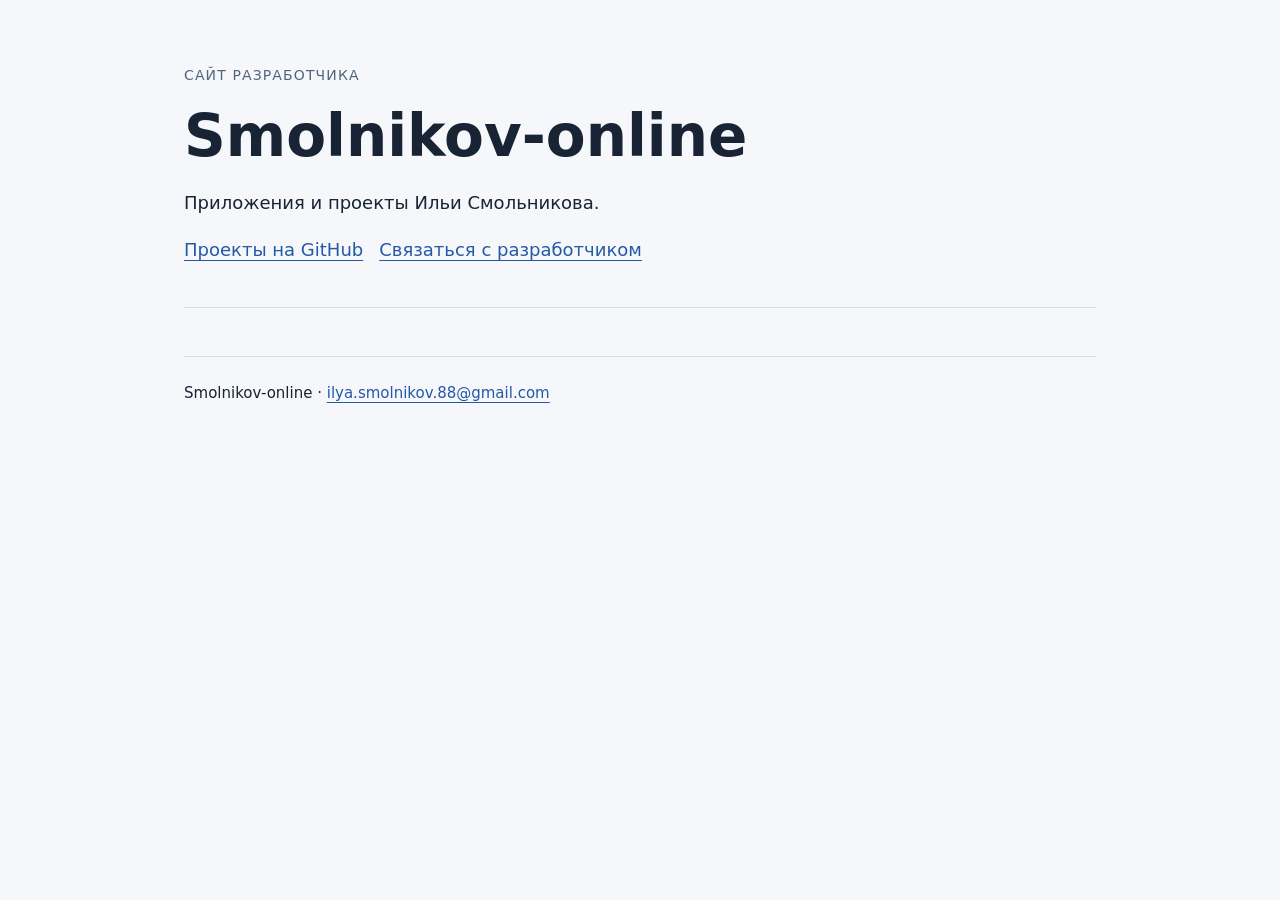
<file: index.html>
<!doctype html>
<html lang="ru">
<head><meta charset="utf-8"><meta name="viewport" content="width=device-width,initial-scale=1"><title>Smolnikov-online — сайт разработчика</title><meta name="description" content="Сайт разработчика Smolnikov-online. Проекты, приложения и контакты."><style>*{box-sizing:border-box}body{margin:0;background:#f6f7fa;color:#182433;font:18px/1.65 system-ui,sans-serif}main{max-width:960px;margin:auto;padding:64px 24px}header{padding-bottom:42px;border-bottom:1px solid #dce1e8}.label{color:#52647b;font-size:14px;letter-spacing:.08em}h1{font-size:clamp(32px,7vw,58px);line-height:1.15;margin:16px 0}h2{font-size:25px;margin-top:40px}a{color:#2459a6;text-underline-offset:4px}.links{display:flex;gap:16px;flex-wrap:wrap}.project{background:#fff;border:1px solid #dce1e8;border-radius:16px;padding:24px;margin:20px 0}.project h3{margin:0 0 8px;font-size:21px}.project p{margin:8px 0 18px;color:#52647b}footer{border-top:1px solid #dce1e8;margin-top:48px;padding-top:24px;font-size:15px}a:focus-visible{outline:3px solid #e3a21a;outline-offset:4px}@media(max-width:480px){main{padding:32px 20px}.project{padding:20px}}</style><meta name="6a97888e-site-verification" content="8f40bb4cd05dec044855e1b336cca498">
</head>
<body><main><header><div class="label">САЙТ РАЗРАБОТЧИКА</div><h1>Smolnikov-online</h1><p>Приложения и проекты Ильи Смольникова.</p><div class="links"><a href="https://github.com/ilya-88">Проекты на GitHub</a><a href="mailto:ilya.smolnikov.88@gmail.com">Связаться с разработчиком</a></div></header><footer>Smolnikov-online · <a href="mailto:ilya.smolnikov.88@gmail.com">ilya.smolnikov.88@gmail.com</a></footer></main></body>
</html>
</file>
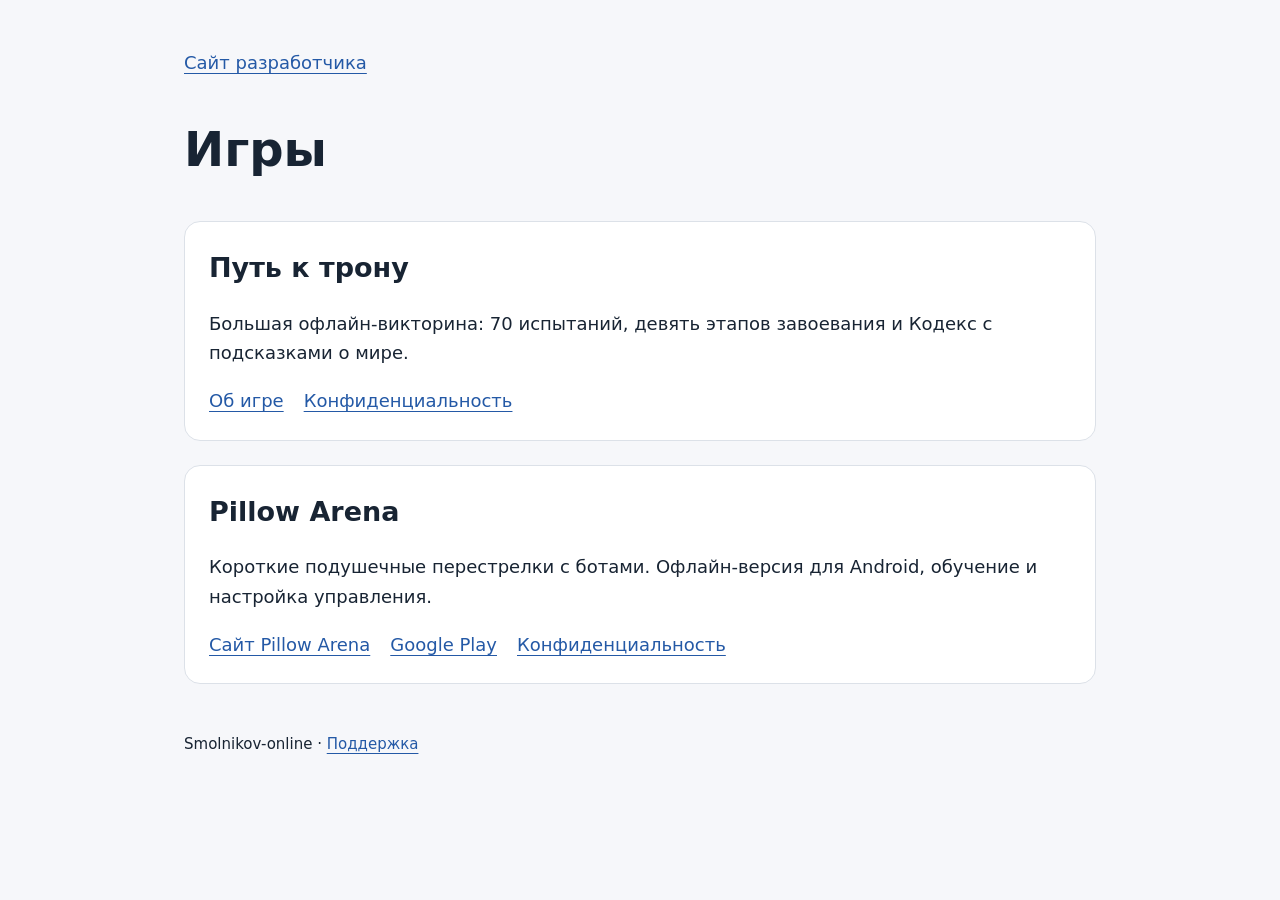
<file: games/index.html>
<!doctype html>
<html lang="ru"><head><meta charset="utf-8"><meta name="viewport" content="width=device-width,initial-scale=1"><title>Игры — Smolnikov-online</title><meta name="description" content="Каталог игр Smolnikov-online."><link rel="canonical" href="https://ilya-88.github.io/games/"><style>*{box-sizing:border-box}body{margin:0;background:#f6f7fa;color:#182433;font:18px/1.65 system-ui,sans-serif}main{max-width:960px;margin:auto;padding:48px 24px}a{color:#2459a6;text-underline-offset:4px}article{background:white;border:1px solid #dce1e8;border-radius:16px;padding:24px;margin:24px 0}h1{font-size:clamp(32px,7vw,48px)}h2{margin:0}.links{display:flex;gap:20px;flex-wrap:wrap}footer{margin-top:48px;font-size:15px}a:focus-visible{outline:3px solid #e3a21a;outline-offset:4px}</style></head><body><main><nav><a href="/">Сайт разработчика</a></nav><h1>Игры</h1><article><h2>Путь к трону</h2><p>Большая офлайн-викторина: 70 испытаний, девять этапов завоевания и Кодекс с подсказками о мире.</p><div class="links"><a href="/games/put-k-tronu/">Об игре</a><a href="/games/put-k-tronu/privacy/">Конфиденциальность</a></div></article><article><h2>Pillow Arena</h2><p>Короткие подушечные перестрелки с ботами. Офлайн-версия для Android, обучение и настройка управления.</p><div class="links"><a href="/games/pillow-arena/">Сайт Pillow Arena</a><a href="https://play.google.com/store/apps/details?id=com.pillowarena.game">Google Play</a><a href="/games/pillow-arena/#privacy">Конфиденциальность</a></div></article><footer>Smolnikov-online · <a href="mailto:ilya.smolnikov.88@gmail.com">Поддержка</a></footer></main></body></html>
</file>
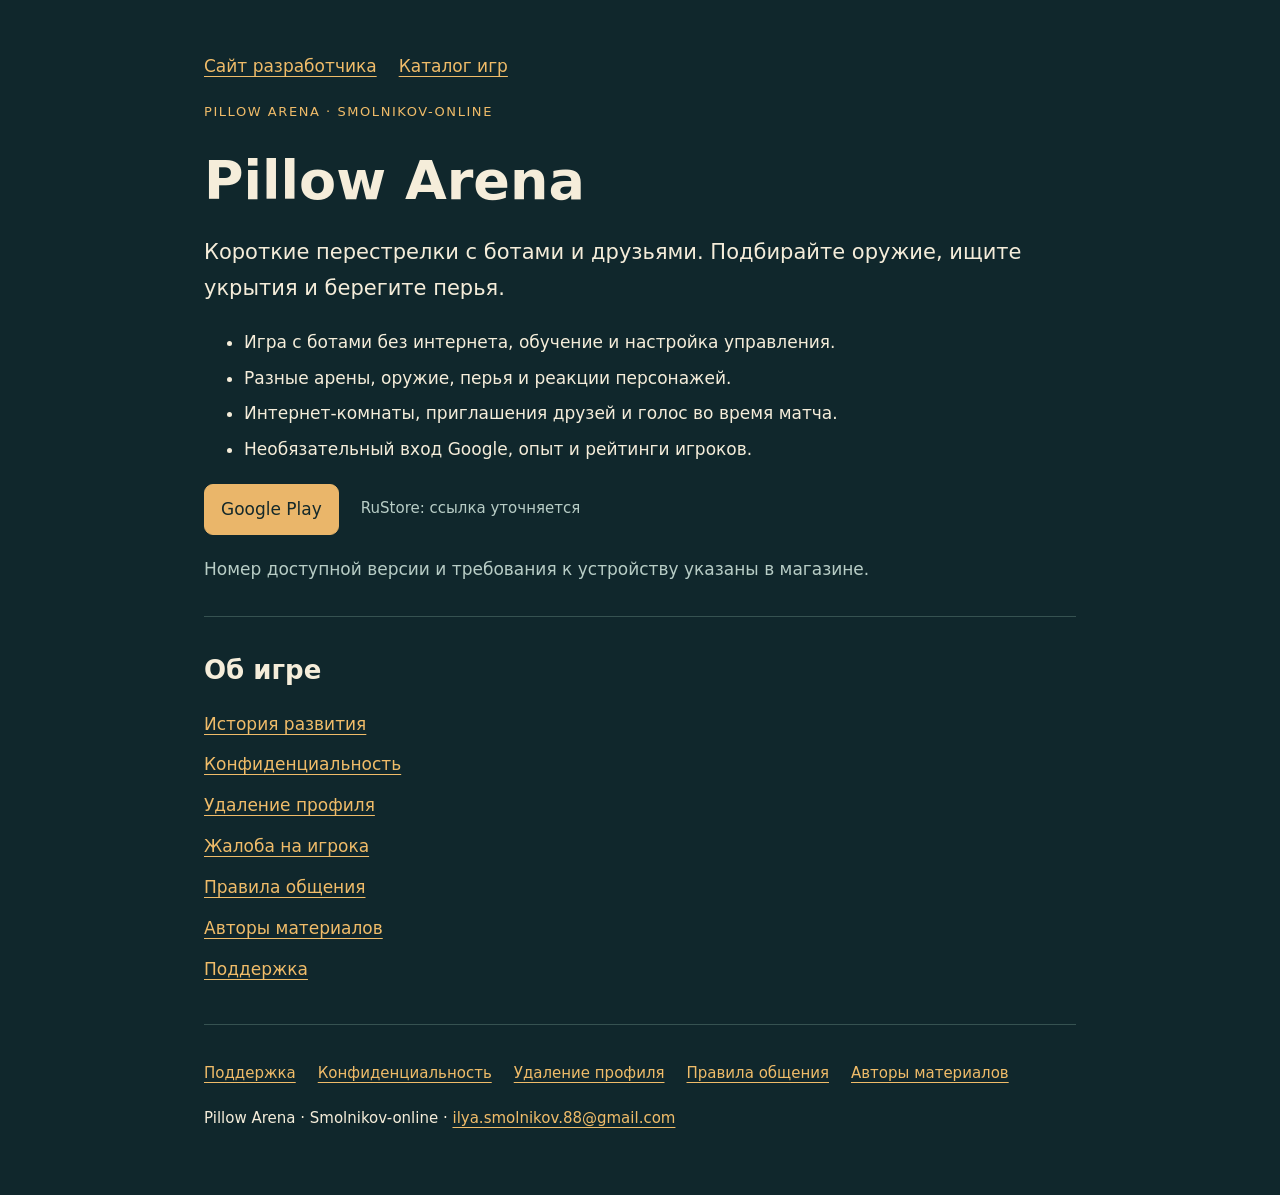
<file: games/pillow-arena/index.html>
<!doctype html>
<html lang="ru"><head><meta charset="utf-8"><meta name="viewport" content="width=device-width,initial-scale=1">
<title>Pillow Arena — Pillow Arena</title><meta name="description" content="Бои подушек с ботами и друзьями на Android. Игра, магазины, история развития и отдельные страницы поддержки.">
<link rel="canonical" href="https://ilya-88.github.io/games/pillow-arena/"><link rel="stylesheet" href="/games/pillow-arena/site.css"></head>
<body><main><nav aria-label="Навигация сайта"><a href="/">Сайт разработчика</a><a href="/games/">Каталог игр</a></nav>
<p class="eyebrow">PILLOW ARENA · SMOLNIKOV-ONLINE</p><h1>Pillow Arena</h1>
<p class="lead">Короткие перестрелки с ботами и друзьями. Подбирайте оружие, ищите укрытия и берегите перья.</p>
<ul><li>Игра с ботами без интернета, обучение и настройка управления.</li><li>Разные арены, оружие, перья и реакции персонажей.</li><li>Интернет-комнаты, приглашения друзей и голос во время матча.</li><li>Необязательный вход Google, опыт и рейтинги игроков.</li></ul>
<div class="actions"><a class="button primary" href="https://play.google.com/store/apps/details?id=com.pillowarena.game">Google Play</a><span class="muted store-status">RuStore: ссылка уточняется</span></div>
<p class="muted">Номер доступной версии и требования к устройству указаны в магазине.</p>
<section><h2>Об игре</h2><nav class="page-links" aria-label="Страницы Pillow Arena"><span id="history"><a href="/games/pillow-arena/history/">История развития</a></span><span id="privacy"><a href="/games/pillow-arena/privacy/">Конфиденциальность</a></span><span id="delete-account"><a href="/games/pillow-arena/delete-account/">Удаление профиля</a></span><span id="report-player"><a href="/games/pillow-arena/report-player/">Жалоба на игрока</a></span><span id="community-rules"><a href="/games/pillow-arena/rules/">Правила общения</a></span><span id="credits"><a href="/games/pillow-arena/credits/">Авторы материалов</a></span><a href="/games/pillow-arena/support/">Поддержка</a></nav></section>
<footer><nav aria-label="Информация об игре"><a href="/games/pillow-arena/support/">Поддержка</a><a href="/games/pillow-arena/privacy/">Конфиденциальность</a><a href="/games/pillow-arena/delete-account/">Удаление профиля</a><a href="/games/pillow-arena/rules/">Правила общения</a><a href="/games/pillow-arena/credits/">Авторы материалов</a></nav>
<p>Pillow Arena · Smolnikov-online · <a href="mailto:ilya.smolnikov.88@gmail.com">ilya.smolnikov.88@gmail.com</a></p></footer></main><script>
(()=>{const routes={"#privacy":"privacy/","#privacy-dev046":"privacy/#privacy-dev046","#delete-account":"delete-account/","#report-player":"report-player/","#community-rules":"rules/","#credits":"credits/"};const route=()=>{const target=routes[location.hash];if(target){const parts=target.split("#");location.replace("/games/pillow-arena/"+parts[0]+location.search+(parts[1]?"#"+parts[1]:""));}};route();addEventListener("hashchange",route);})();
</script></body></html>
</file>
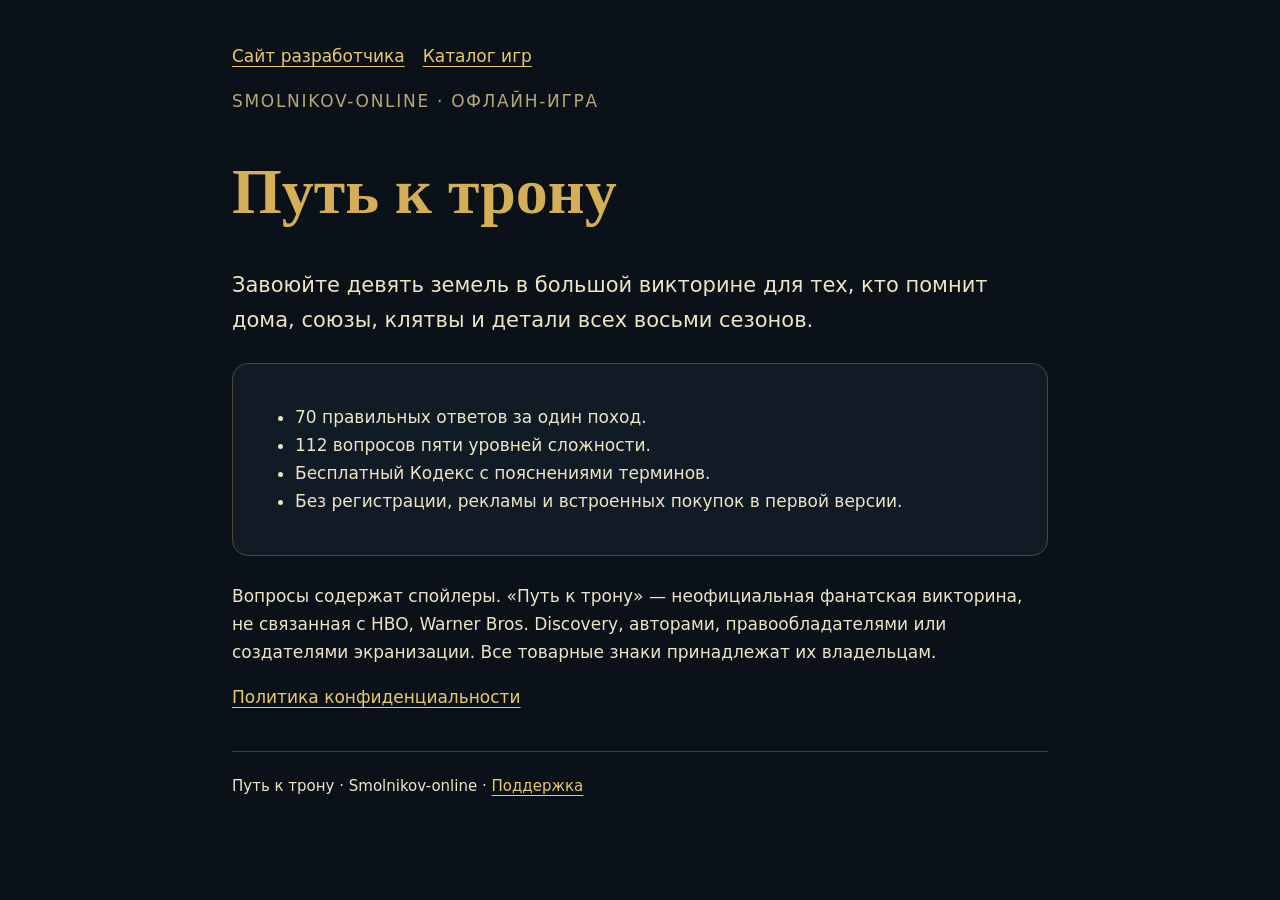
<file: games/put-k-tronu/index.html>
<!doctype html>
<html lang="ru"><head><meta charset="utf-8"><meta name="viewport" content="width=device-width,initial-scale=1">
<title>Путь к трону — викторина</title><meta name="description" content="Большая офлайн-викторина: 70 испытаний, девять земель и Кодекс с бесплатными справками.">
<link rel="canonical" href="https://ilya-88.github.io/games/put-k-tronu/"><link rel="stylesheet" href="site.css"></head>
<body><main><nav><a href="/">Сайт разработчика</a><a href="/games/">Каталог игр</a></nav>
<p class="eyebrow">SMOLNIKOV-ONLINE · ОФЛАЙН-ИГРА</p><h1>Путь к трону</h1>
<p class="lead">Завоюйте девять земель в большой викторине для тех, кто помнит дома, союзы, клятвы и детали всех восьми сезонов.</p>
<div class="card"><ul><li>70 правильных ответов за один поход.</li><li>112 вопросов пяти уровней сложности.</li><li>Бесплатный Кодекс с пояснениями терминов.</li><li>Без регистрации, рекламы и встроенных покупок в первой версии.</li></ul></div>
<p>Вопросы содержат спойлеры. «Путь к трону» — неофициальная фанатская викторина, не связанная с HBO, Warner Bros. Discovery, авторами, правообладателями или создателями экранизации. Все товарные знаки принадлежат их владельцам.</p>
<p><a href="privacy/">Политика конфиденциальности</a></p>
<footer>Путь к трону · Smolnikov-online · <a href="mailto:ilya.smolnikov.88@gmail.com">Поддержка</a></footer></main></body></html>
</file>
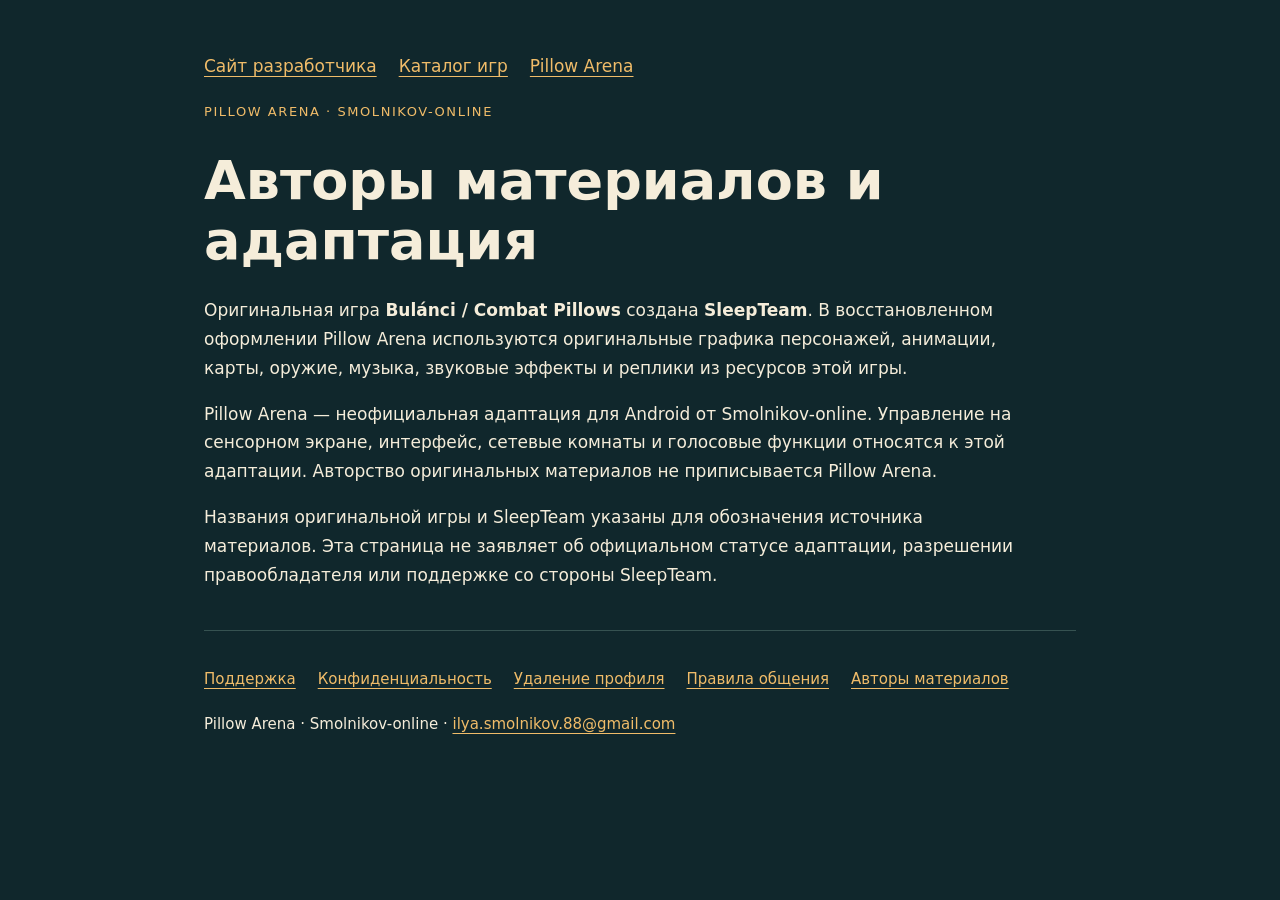
<file: games/pillow-arena/credits/index.html>
<!doctype html>
<html lang="ru"><head><meta charset="utf-8"><meta name="viewport" content="width=device-width,initial-scale=1">
<title>Авторы материалов и адаптация — Pillow Arena</title><meta name="description" content="Источники графики, музыки и звуков Pillow Arena.">
<link rel="canonical" href="https://ilya-88.github.io/games/pillow-arena/credits/"><link rel="stylesheet" href="/games/pillow-arena/site.css"></head>
<body><main><nav aria-label="Навигация сайта"><a href="/">Сайт разработчика</a><a href="/games/">Каталог игр</a><a href="/games/pillow-arena/">Pillow Arena</a></nav>
<p class="eyebrow">PILLOW ARENA · SMOLNIKOV-ONLINE</p><h1>Авторы материалов и адаптация</h1>
<p>Оригинальная игра <strong>Bulánci / Combat Pillows</strong> создана <strong>SleepTeam</strong>. В восстановленном оформлении Pillow Arena используются оригинальные графика персонажей, анимации, карты, оружие, музыка, звуковые эффекты и реплики из ресурсов этой игры.</p><p>Pillow Arena — неофициальная адаптация для Android от Smolnikov-online. Управление на сенсорном экране, интерфейс, сетевые комнаты и голосовые функции относятся к этой адаптации. Авторство оригинальных материалов не приписывается Pillow Arena.</p><p>Названия оригинальной игры и SleepTeam указаны для обозначения источника материалов. Эта страница не заявляет об официальном статусе адаптации, разрешении правообладателя или поддержке со стороны SleepTeam.</p>
<footer><nav aria-label="Информация об игре"><a href="/games/pillow-arena/support/">Поддержка</a><a href="/games/pillow-arena/privacy/">Конфиденциальность</a><a href="/games/pillow-arena/delete-account/">Удаление профиля</a><a href="/games/pillow-arena/rules/">Правила общения</a><a href="/games/pillow-arena/credits/">Авторы материалов</a></nav>
<p>Pillow Arena · Smolnikov-online · <a href="mailto:ilya.smolnikov.88@gmail.com">ilya.smolnikov.88@gmail.com</a></p></footer></main></body></html>
</file>
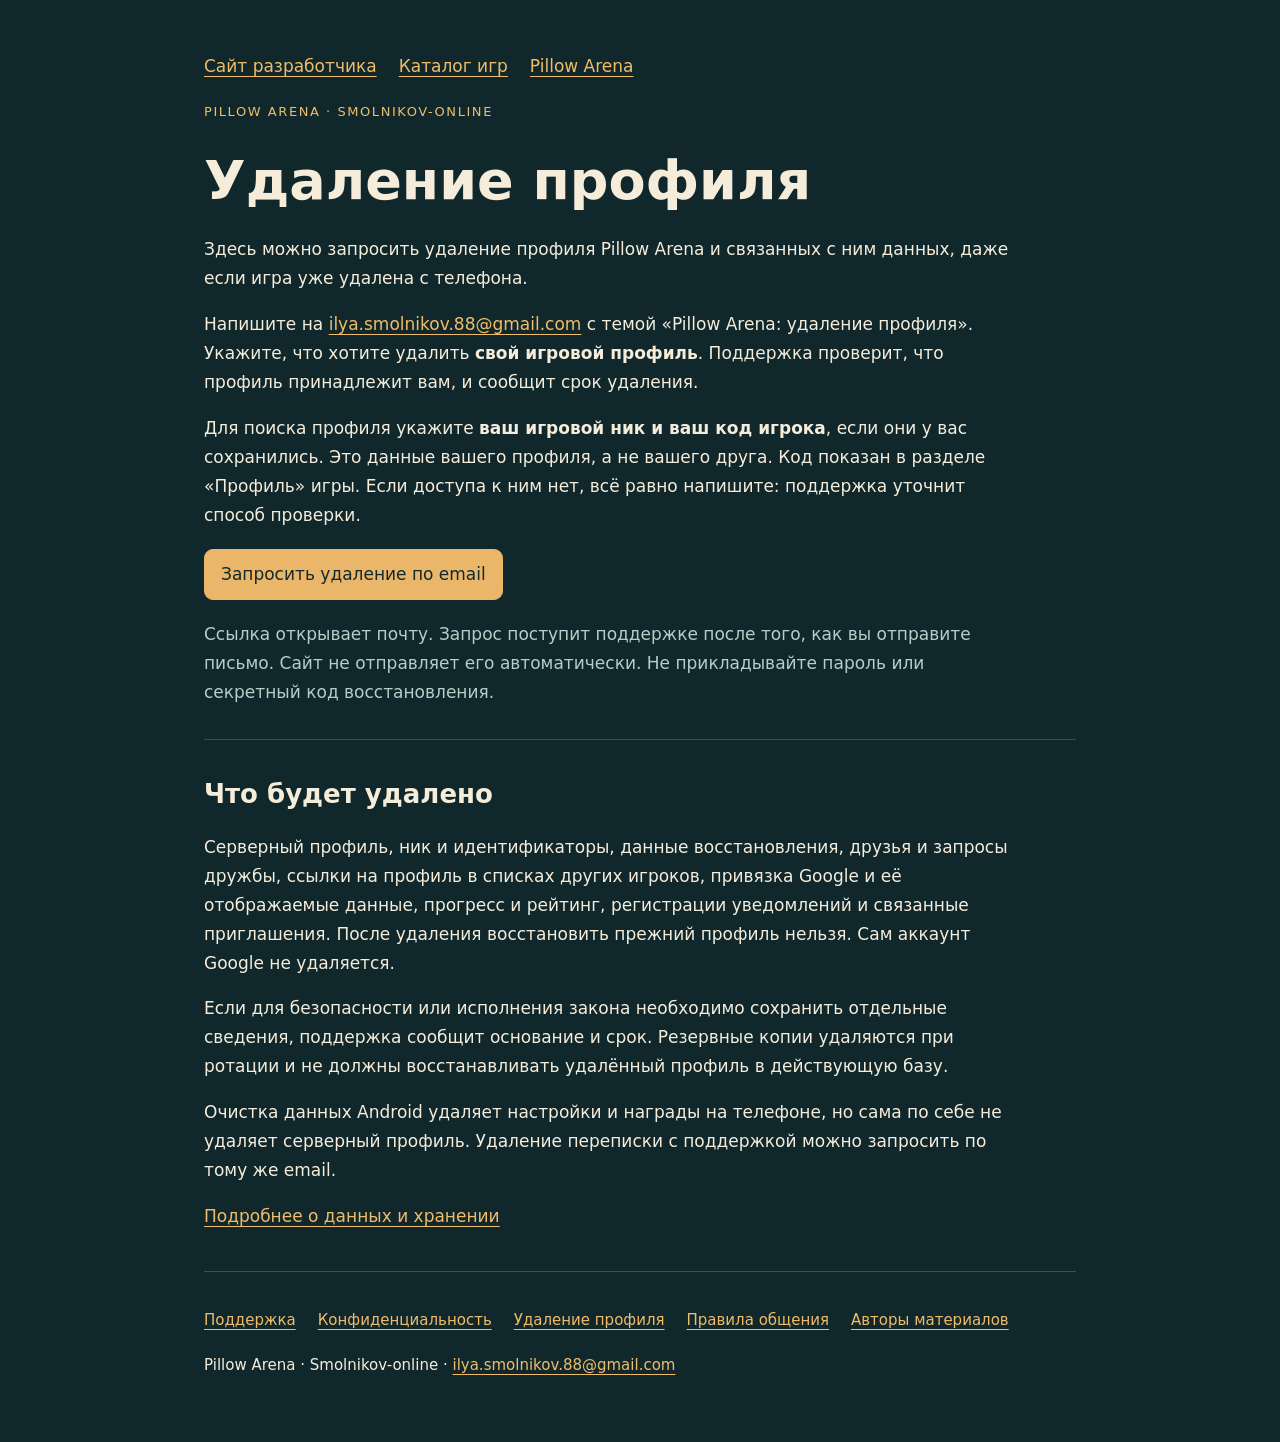
<file: games/pillow-arena/delete-account/index.html>
<!doctype html>
<html lang="ru"><head><meta charset="utf-8"><meta name="viewport" content="width=device-width,initial-scale=1">
<title>Удаление профиля — Pillow Arena</title><meta name="description" content="Запрос удаления своего профиля Pillow Arena и связанных данных. Повторная установка игры не нужна.">
<link rel="canonical" href="https://ilya-88.github.io/games/pillow-arena/delete-account/"><link rel="stylesheet" href="/games/pillow-arena/site.css"></head>
<body><main><nav aria-label="Навигация сайта"><a href="/">Сайт разработчика</a><a href="/games/">Каталог игр</a><a href="/games/pillow-arena/">Pillow Arena</a></nav>
<p class="eyebrow">PILLOW ARENA · SMOLNIKOV-ONLINE</p><h1>Удаление профиля</h1>
<p>Здесь можно запросить удаление профиля Pillow Arena и связанных с ним данных, даже если игра уже удалена с телефона.</p>
<p>Напишите на <a href="mailto:ilya.smolnikov.88@gmail.com?subject=Pillow%20Arena%3A%20Account%20deletion">ilya.smolnikov.88@gmail.com</a> с темой «Pillow Arena: удаление профиля». Укажите, что хотите удалить <strong>свой игровой профиль</strong>. Поддержка проверит, что профиль принадлежит вам, и сообщит срок удаления.</p>
<p>Для поиска профиля укажите <strong>ваш игровой ник и ваш код игрока</strong>, если они у вас сохранились. Это данные вашего профиля, а не вашего друга. Код показан в разделе «Профиль» игры. Если доступа к ним нет, всё равно напишите: поддержка уточнит способ проверки.</p>
<p class="actions"><a class="button primary" href="mailto:ilya.smolnikov.88@gmail.com?subject=Pillow%20Arena%3A%20Account%20deletion">Запросить удаление по email</a></p>
<p class="muted">Ссылка открывает почту. Запрос поступит поддержке после того, как вы отправите письмо. Сайт не отправляет его автоматически. Не прикладывайте пароль или секретный код восстановления.</p>
<section><h2>Что будет удалено</h2><p>Серверный профиль, ник и идентификаторы, данные восстановления, друзья и запросы дружбы, ссылки на профиль в списках других игроков, привязка Google и её отображаемые данные, прогресс и рейтинг, регистрации уведомлений и связанные приглашения. После удаления восстановить прежний профиль нельзя. Сам аккаунт Google не удаляется.</p>
<p>Если для безопасности или исполнения закона необходимо сохранить отдельные сведения, поддержка сообщит основание и срок. Резервные копии удаляются при ротации и не должны восстанавливать удалённый профиль в действующую базу.</p>
<p>Очистка данных Android удаляет настройки и награды на телефоне, но сама по себе не удаляет серверный профиль. Удаление переписки с поддержкой можно запросить по тому же email.</p></section>
<p><a href="/games/pillow-arena/privacy/">Подробнее о данных и хранении</a></p>
<footer><nav aria-label="Информация об игре"><a href="/games/pillow-arena/support/">Поддержка</a><a href="/games/pillow-arena/privacy/">Конфиденциальность</a><a href="/games/pillow-arena/delete-account/">Удаление профиля</a><a href="/games/pillow-arena/rules/">Правила общения</a><a href="/games/pillow-arena/credits/">Авторы материалов</a></nav>
<p>Pillow Arena · Smolnikov-online · <a href="mailto:ilya.smolnikov.88@gmail.com">ilya.smolnikov.88@gmail.com</a></p></footer></main></body></html>
</file>
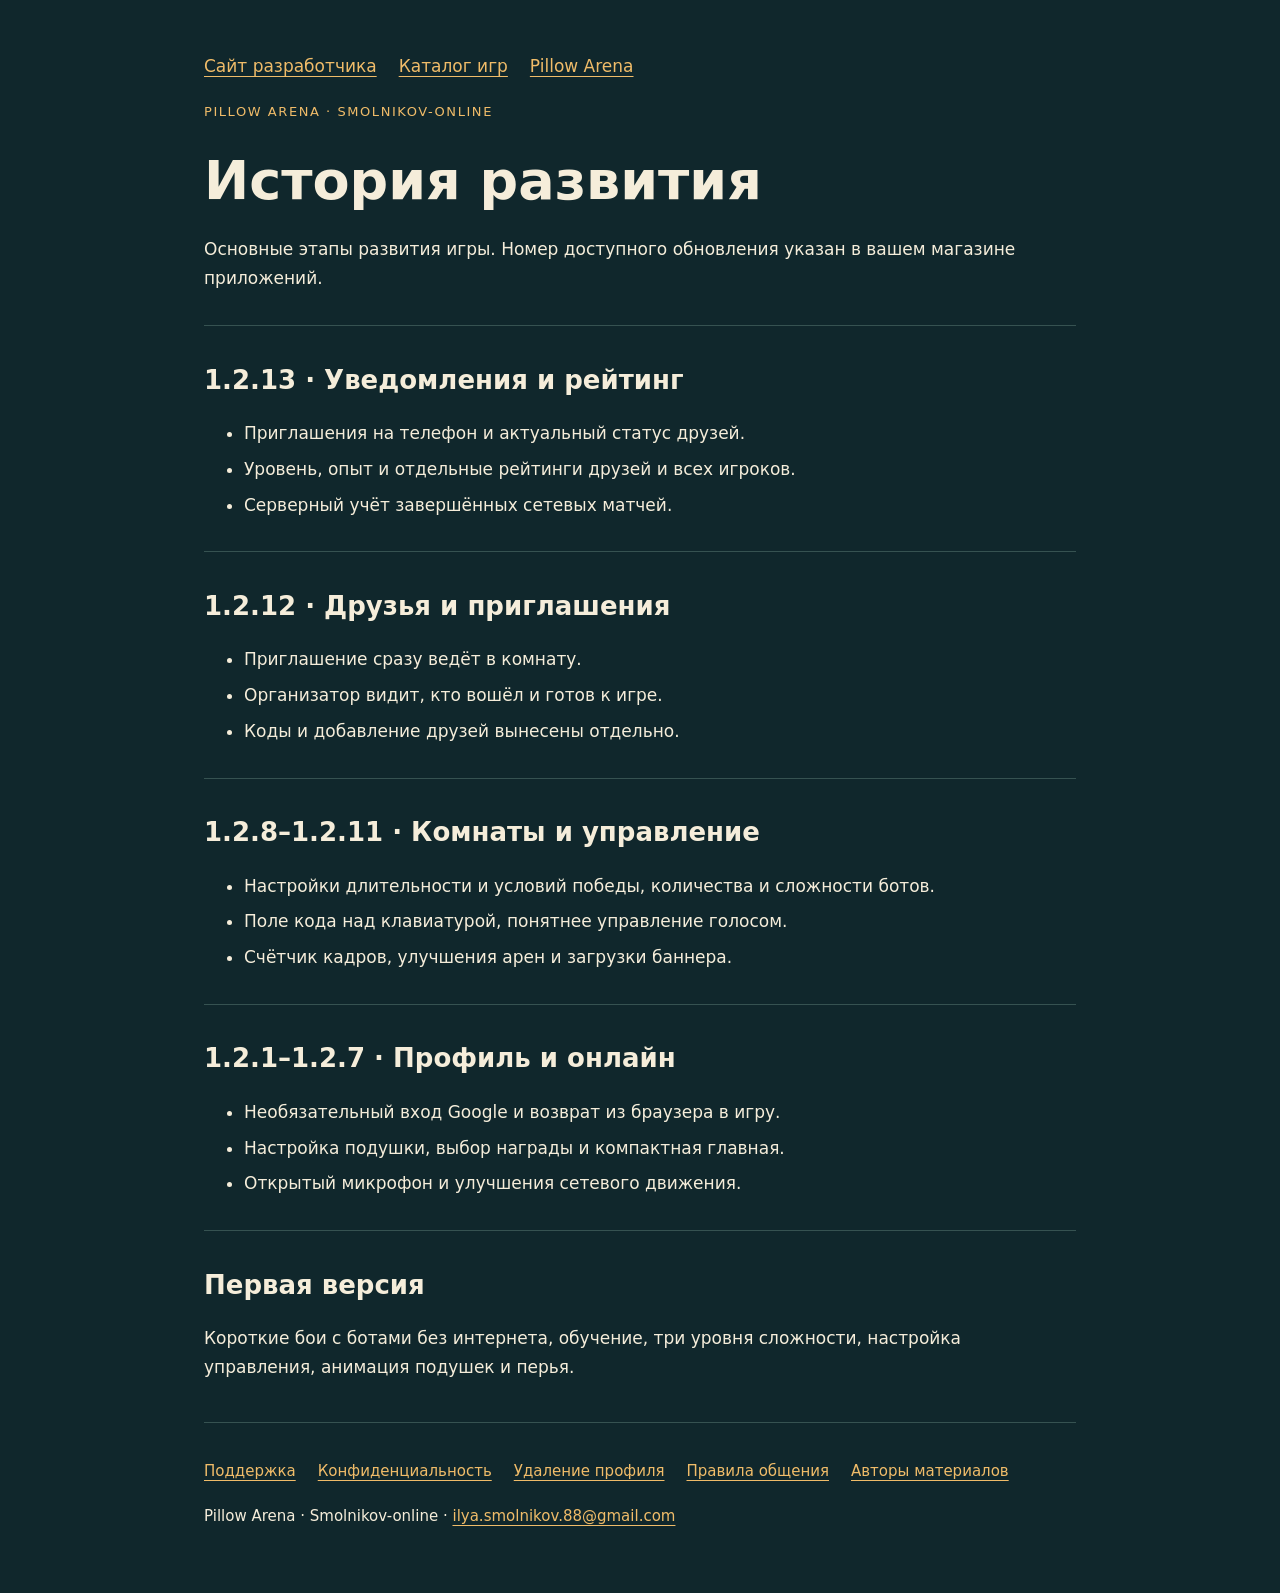
<file: games/pillow-arena/history/index.html>
<!doctype html>
<html lang="ru"><head><meta charset="utf-8"><meta name="viewport" content="width=device-width,initial-scale=1">
<title>История развития — Pillow Arena</title><meta name="description" content="Основные этапы развития Pillow Arena: бои с ботами, комнаты, друзья, голос и рейтинг.">
<link rel="canonical" href="https://ilya-88.github.io/games/pillow-arena/history/"><link rel="stylesheet" href="/games/pillow-arena/site.css"></head>
<body><main><nav aria-label="Навигация сайта"><a href="/">Сайт разработчика</a><a href="/games/">Каталог игр</a><a href="/games/pillow-arena/">Pillow Arena</a></nav>
<p class="eyebrow">PILLOW ARENA · SMOLNIKOV-ONLINE</p><h1>История развития</h1>
<p>Основные этапы развития игры. Номер доступного обновления указан в вашем магазине приложений.</p>
<section><h2>1.2.13 · Уведомления и рейтинг</h2><ul><li>Приглашения на телефон и актуальный статус друзей.</li><li>Уровень, опыт и отдельные рейтинги друзей и всех игроков.</li><li>Серверный учёт завершённых сетевых матчей.</li></ul></section>
<section><h2>1.2.12 · Друзья и приглашения</h2><ul><li>Приглашение сразу ведёт в комнату.</li><li>Организатор видит, кто вошёл и готов к игре.</li><li>Коды и добавление друзей вынесены отдельно.</li></ul></section>
<section><h2>1.2.8–1.2.11 · Комнаты и управление</h2><ul><li>Настройки длительности и условий победы, количества и сложности ботов.</li><li>Поле кода над клавиатурой, понятнее управление голосом.</li><li>Счётчик кадров, улучшения арен и загрузки баннера.</li></ul></section>
<section><h2>1.2.1–1.2.7 · Профиль и онлайн</h2><ul><li>Необязательный вход Google и возврат из браузера в игру.</li><li>Настройка подушки, выбор награды и компактная главная.</li><li>Открытый микрофон и улучшения сетевого движения.</li></ul></section>
<section><h2>Первая версия</h2><p>Короткие бои с ботами без интернета, обучение, три уровня сложности, настройка управления, анимация подушек и перья.</p></section>
<footer><nav aria-label="Информация об игре"><a href="/games/pillow-arena/support/">Поддержка</a><a href="/games/pillow-arena/privacy/">Конфиденциальность</a><a href="/games/pillow-arena/delete-account/">Удаление профиля</a><a href="/games/pillow-arena/rules/">Правила общения</a><a href="/games/pillow-arena/credits/">Авторы материалов</a></nav>
<p>Pillow Arena · Smolnikov-online · <a href="mailto:ilya.smolnikov.88@gmail.com">ilya.smolnikov.88@gmail.com</a></p></footer></main></body></html>
</file>
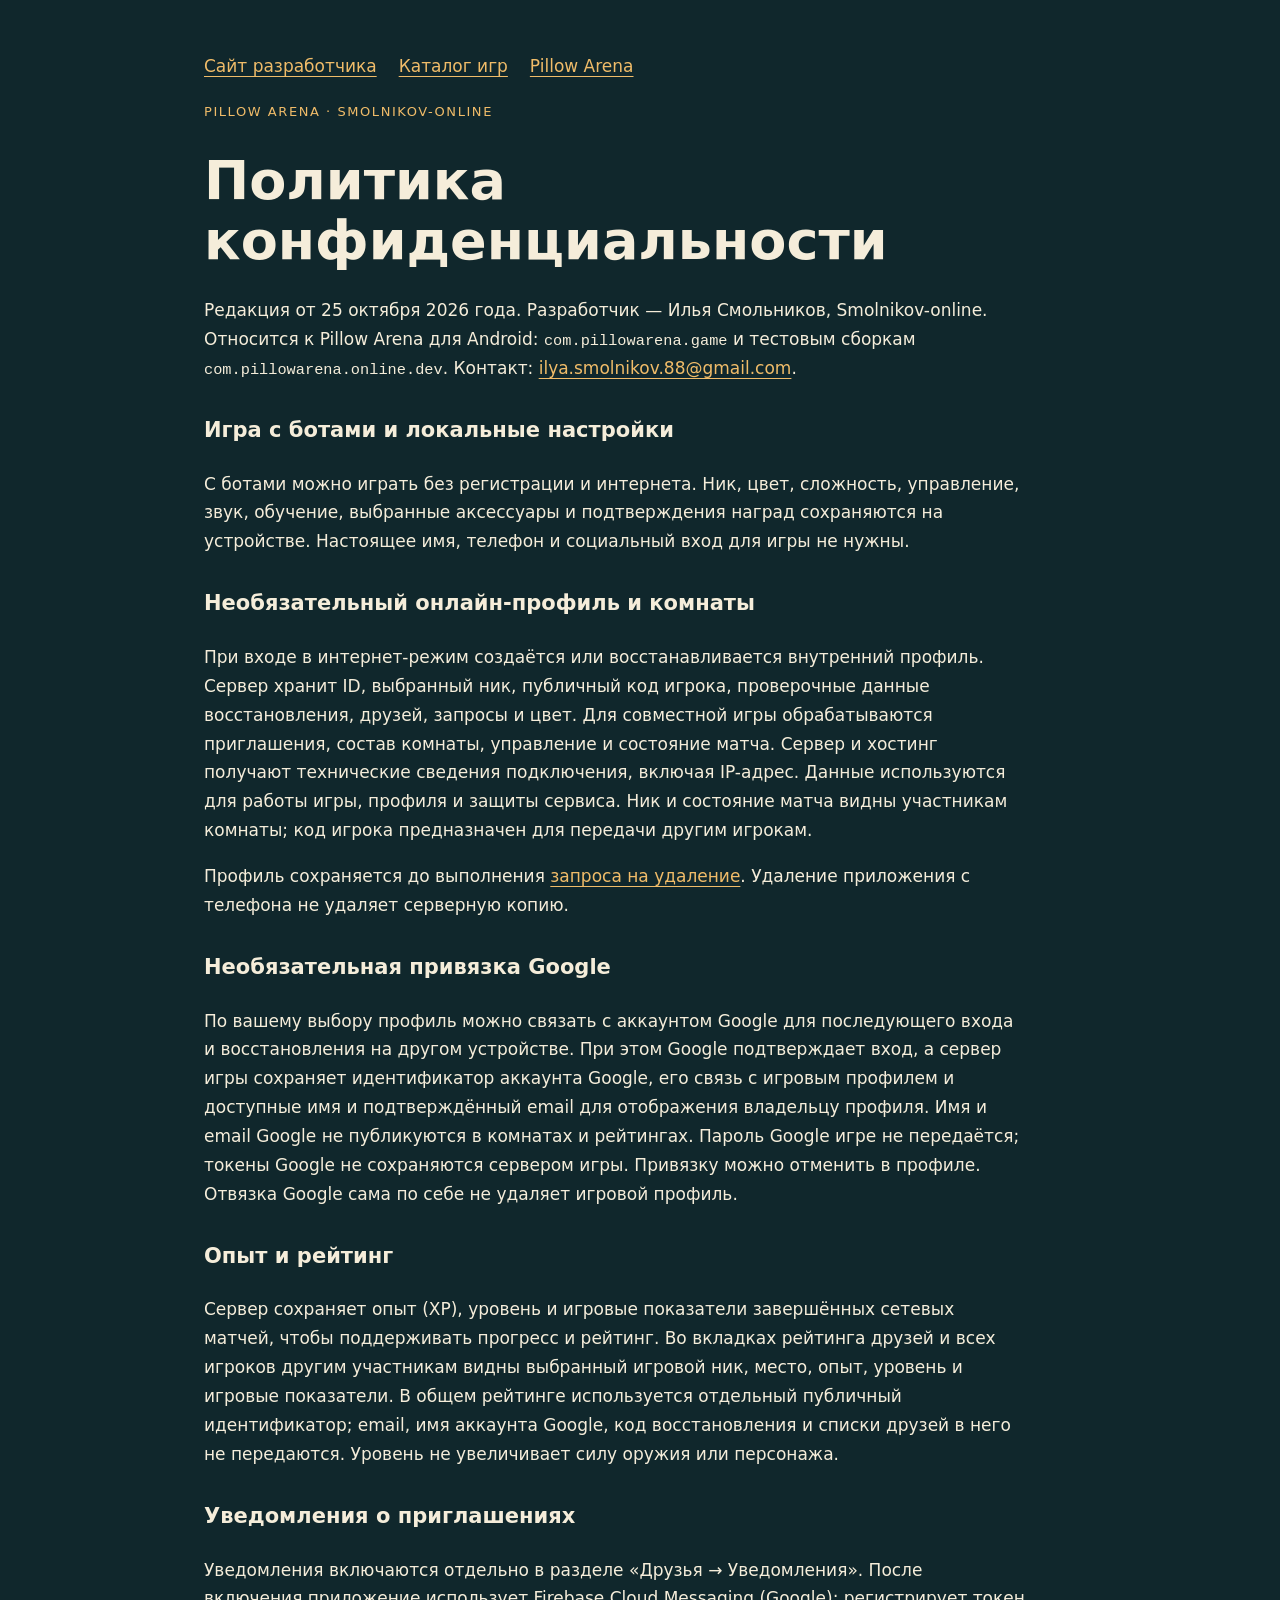
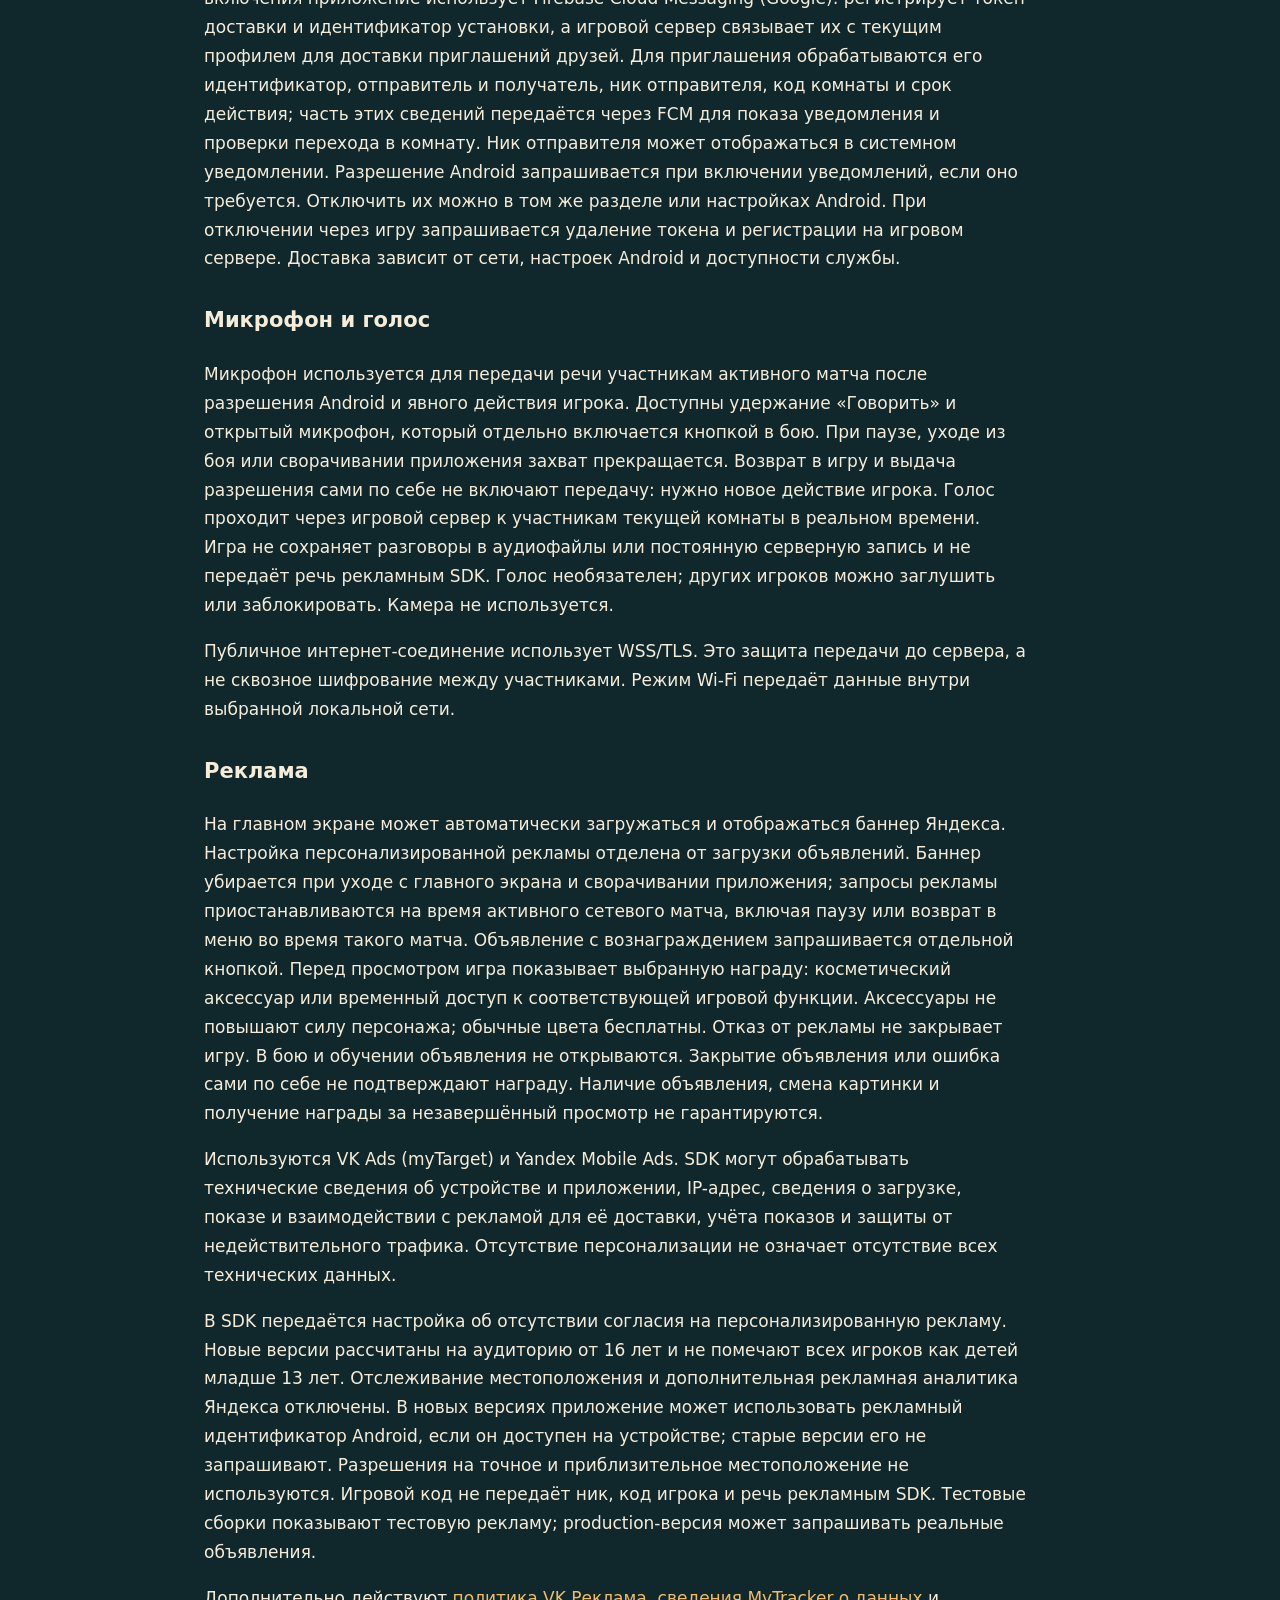
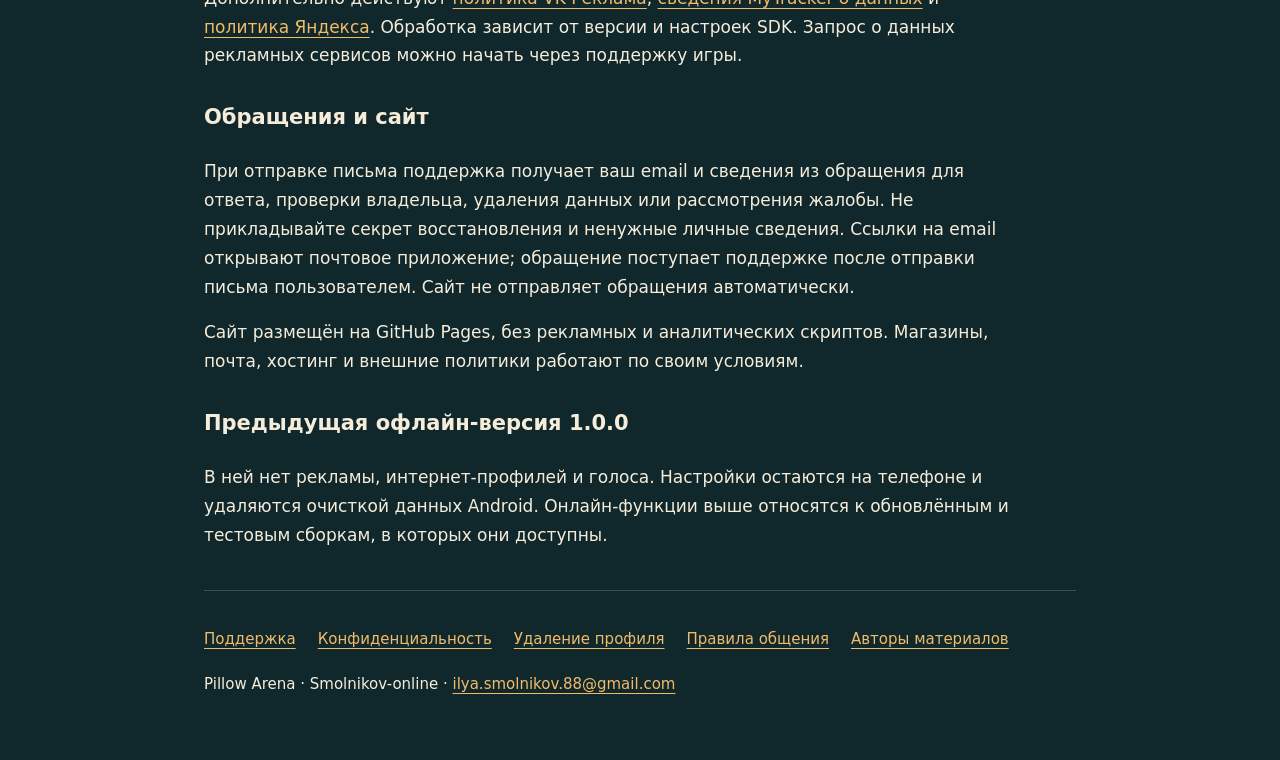
<file: games/pillow-arena/privacy/index.html>
<!doctype html>
<html lang="ru"><head><meta charset="utf-8"><meta name="viewport" content="width=device-width,initial-scale=1">
<title>Политика конфиденциальности — Pillow Arena</title><meta name="description" content="Какие данные обрабатывает Pillow Arena, зачем они нужны и как запросить удаление.">
<link rel="canonical" href="https://ilya-88.github.io/games/pillow-arena/privacy/"><link rel="stylesheet" href="/games/pillow-arena/site.css"></head>
<body><main><nav aria-label="Навигация сайта"><a href="/">Сайт разработчика</a><a href="/games/">Каталог игр</a><a href="/games/pillow-arena/">Pillow Arena</a></nav>
<p class="eyebrow">PILLOW ARENA · SMOLNIKOV-ONLINE</p><h1>Политика конфиденциальности</h1>
<p>Редакция от 25 октября 2026 года. Разработчик — Илья Смольников, Smolnikov-online. Относится к Pillow Arena для Android: <code>com.pillowarena.game</code> и тестовым сборкам <code>com.pillowarena.online.dev</code>. Контакт: <a href="mailto:ilya.smolnikov.88@gmail.com">ilya.smolnikov.88@gmail.com</a>.</p>
<h3>Игра с ботами и локальные настройки</h3><p>С ботами можно играть без регистрации и интернета. Ник, цвет, сложность, управление, звук, обучение, выбранные аксессуары и подтверждения наград сохраняются на устройстве. Настоящее имя, телефон и социальный вход для игры не нужны.</p>
<h3>Необязательный онлайн-профиль и комнаты</h3><p>При входе в интернет-режим создаётся или восстанавливается внутренний профиль. Сервер хранит ID, выбранный ник, публичный код игрока, проверочные данные восстановления, друзей, запросы и цвет. Для совместной игры обрабатываются приглашения, состав комнаты, управление и состояние матча. Сервер и хостинг получают технические сведения подключения, включая IP-адрес. Данные используются для работы игры, профиля и защиты сервиса. Ник и состояние матча видны участникам комнаты; код игрока предназначен для передачи другим игрокам.</p><p>Профиль сохраняется до выполнения <a href="/games/pillow-arena/delete-account/">запроса на удаление</a>. Удаление приложения с телефона не удаляет серверную копию.</p>
<h3>Необязательная привязка Google</h3><p>По вашему выбору профиль можно связать с аккаунтом Google для последующего входа и восстановления на другом устройстве. При этом Google подтверждает вход, а сервер игры сохраняет идентификатор аккаунта Google, его связь с игровым профилем и доступные имя и подтверждённый email для отображения владельцу профиля. Имя и email Google не публикуются в комнатах и рейтингах. Пароль Google игре не передаётся; токены Google не сохраняются сервером игры. Привязку можно отменить в профиле. Отвязка Google сама по себе не удаляет игровой профиль.</p>
<h3>Опыт и рейтинг</h3><p>Сервер сохраняет опыт (XP), уровень и игровые показатели завершённых сетевых матчей, чтобы поддерживать прогресс и рейтинг. Во вкладках рейтинга друзей и всех игроков другим участникам видны выбранный игровой ник, место, опыт, уровень и игровые показатели. В общем рейтинге используется отдельный публичный идентификатор; email, имя аккаунта Google, код восстановления и списки друзей в него не передаются. Уровень не увеличивает силу оружия или персонажа.</p>
<h3>Уведомления о приглашениях</h3><p>Уведомления включаются отдельно в разделе «Друзья → Уведомления». После включения приложение использует Firebase Cloud Messaging (Google): регистрирует токен доставки и идентификатор установки, а игровой сервер связывает их с текущим профилем для доставки приглашений друзей. Для приглашения обрабатываются его идентификатор, отправитель и получатель, ник отправителя, код комнаты и срок действия; часть этих сведений передаётся через FCM для показа уведомления и проверки перехода в комнату. Ник отправителя может отображаться в системном уведомлении. Разрешение Android запрашивается при включении уведомлений, если оно требуется. Отключить их можно в том же разделе или настройках Android. При отключении через игру запрашивается удаление токена и регистрации на игровом сервере. Доставка зависит от сети, настроек Android и доступности службы.</p>
<h3>Микрофон и голос</h3><p>Микрофон используется для передачи речи участникам активного матча после разрешения Android и явного действия игрока. Доступны удержание «Говорить» и открытый микрофон, который отдельно включается кнопкой в бою. При паузе, уходе из боя или сворачивании приложения захват прекращается. Возврат в игру и выдача разрешения сами по себе не включают передачу: нужно новое действие игрока. Голос проходит через игровой сервер к участникам текущей комнаты в реальном времени. Игра не сохраняет разговоры в аудиофайлы или постоянную серверную запись и не передаёт речь рекламным SDK. Голос необязателен; других игроков можно заглушить или заблокировать. Камера не используется.</p><p>Публичное интернет-соединение использует WSS/TLS. Это защита передачи до сервера, а не сквозное шифрование между участниками. Режим Wi-Fi передаёт данные внутри выбранной локальной сети.</p>
<span id="privacy-dev046"></span><h3>Реклама</h3><p>На главном экране может автоматически загружаться и отображаться баннер Яндекса. Настройка персонализированной рекламы отделена от загрузки объявлений. Баннер убирается при уходе с главного экрана и сворачивании приложения; запросы рекламы приостанавливаются на время активного сетевого матча, включая паузу или возврат в меню во время такого матча. Объявление с вознаграждением запрашивается отдельной кнопкой. Перед просмотром игра показывает выбранную награду: косметический аксессуар или временный доступ к соответствующей игровой функции. Аксессуары не повышают силу персонажа; обычные цвета бесплатны. Отказ от рекламы не закрывает игру. В бою и обучении объявления не открываются. Закрытие объявления или ошибка сами по себе не подтверждают награду. Наличие объявления, смена картинки и получение награды за незавершённый просмотр не гарантируются.</p><p>Используются VK Ads (myTarget) и Yandex Mobile Ads. SDK могут обрабатывать технические сведения об устройстве и приложении, IP-адрес, сведения о загрузке, показе и взаимодействии с рекламой для её доставки, учёта показов и защиты от недействительного трафика. Отсутствие персонализации не означает отсутствие всех технических данных.</p><p>В SDK передаётся настройка об отсутствии согласия на персонализированную рекламу. Новые версии рассчитаны на аудиторию от 16 лет и не помечают всех игроков как детей младше 13 лет. Отслеживание местоположения и дополнительная рекламная аналитика Яндекса отключены. В новых версиях приложение может использовать рекламный идентификатор Android, если он доступен на устройстве; старые версии его не запрашивают. Разрешения на точное и приблизительное местоположение не используются. Игровой код не передаёт ник, код игрока и речь рекламным SDK. Тестовые сборки показывают тестовую рекламу; production-версия может запрашивать реальные объявления.</p><p>Дополнительно действуют <a href="https://help.mail.ru/legal/terms/adsvk/privacy/">политика VK Реклама</a>, <a href="https://docs.tracker.my.com/en/privacy-and-security/google-data-safety">сведения MyTracker о данных</a> и <a href="https://yandex.ru/legal/confidential/">политика Яндекса</a>. Обработка зависит от версии и настроек SDK. Запрос о данных рекламных сервисов можно начать через поддержку игры.</p>
<h3>Обращения и сайт</h3><p>При отправке письма поддержка получает ваш email и сведения из обращения для ответа, проверки владельца, удаления данных или рассмотрения жалобы. Не прикладывайте секрет восстановления и ненужные личные сведения. Ссылки на email открывают почтовое приложение; обращение поступает поддержке после отправки письма пользователем. Сайт не отправляет обращения автоматически.</p><p>Сайт размещён на GitHub Pages, без рекламных и аналитических скриптов. Магазины, почта, хостинг и внешние политики работают по своим условиям.</p><h3>Предыдущая офлайн-версия 1.0.0</h3><p>В ней нет рекламы, интернет-профилей и голоса. Настройки остаются на телефоне и удаляются очисткой данных Android. Онлайн-функции выше относятся к обновлённым и тестовым сборкам, в которых они доступны.</p>
<footer><nav aria-label="Информация об игре"><a href="/games/pillow-arena/support/">Поддержка</a><a href="/games/pillow-arena/privacy/">Конфиденциальность</a><a href="/games/pillow-arena/delete-account/">Удаление профиля</a><a href="/games/pillow-arena/rules/">Правила общения</a><a href="/games/pillow-arena/credits/">Авторы материалов</a></nav>
<p>Pillow Arena · Smolnikov-online · <a href="mailto:ilya.smolnikov.88@gmail.com">ilya.smolnikov.88@gmail.com</a></p></footer></main></body></html>
</file>
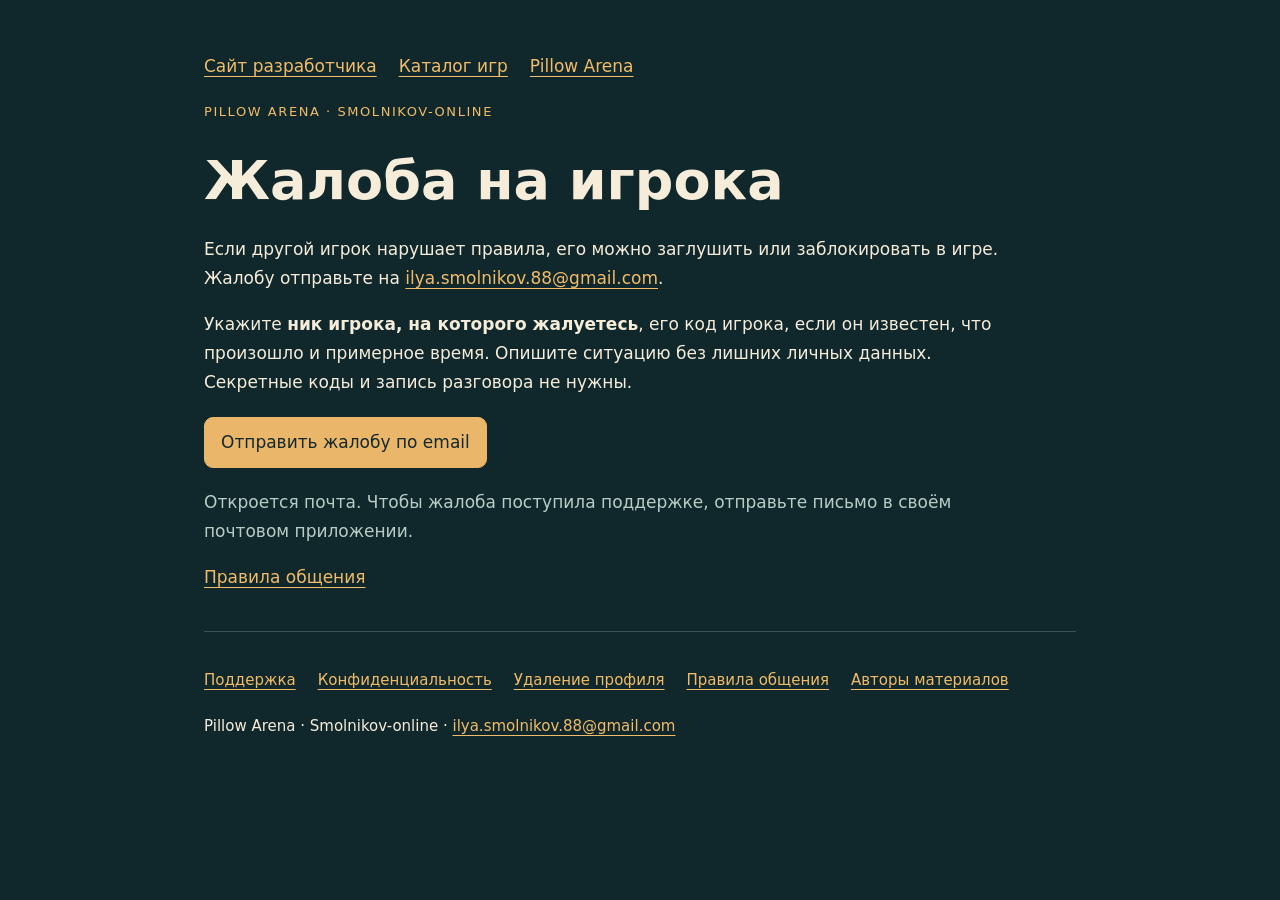
<file: games/pillow-arena/report-player/index.html>
<!doctype html>
<html lang="ru"><head><meta charset="utf-8"><meta name="viewport" content="width=device-width,initial-scale=1">
<title>Жалоба на игрока — Pillow Arena</title><meta name="description" content="Отдельная страница обращения о нарушении правил Pillow Arena.">
<link rel="canonical" href="https://ilya-88.github.io/games/pillow-arena/report-player/"><link rel="stylesheet" href="/games/pillow-arena/site.css"></head>
<body><main><nav aria-label="Навигация сайта"><a href="/">Сайт разработчика</a><a href="/games/">Каталог игр</a><a href="/games/pillow-arena/">Pillow Arena</a></nav>
<p class="eyebrow">PILLOW ARENA · SMOLNIKOV-ONLINE</p><h1>Жалоба на игрока</h1>
<p>Если другой игрок нарушает правила, его можно заглушить или заблокировать в игре. Жалобу отправьте на <a href="mailto:ilya.smolnikov.88@gmail.com?subject=Pillow%20Arena%3A%20Player%20report">ilya.smolnikov.88@gmail.com</a>.</p>
<p>Укажите <strong>ник игрока, на которого жалуетесь</strong>, его код игрока, если он известен, что произошло и примерное время. Опишите ситуацию без лишних личных данных. Секретные коды и запись разговора не нужны.</p>
<p class="actions"><a class="button primary" href="mailto:ilya.smolnikov.88@gmail.com?subject=Pillow%20Arena%3A%20Player%20report">Отправить жалобу по email</a></p>
<p class="muted">Откроется почта. Чтобы жалоба поступила поддержке, отправьте письмо в своём почтовом приложении.</p>
<p><a href="/games/pillow-arena/rules/">Правила общения</a></p>
<footer><nav aria-label="Информация об игре"><a href="/games/pillow-arena/support/">Поддержка</a><a href="/games/pillow-arena/privacy/">Конфиденциальность</a><a href="/games/pillow-arena/delete-account/">Удаление профиля</a><a href="/games/pillow-arena/rules/">Правила общения</a><a href="/games/pillow-arena/credits/">Авторы материалов</a></nav>
<p>Pillow Arena · Smolnikov-online · <a href="mailto:ilya.smolnikov.88@gmail.com">ilya.smolnikov.88@gmail.com</a></p></footer></main></body></html>
</file>
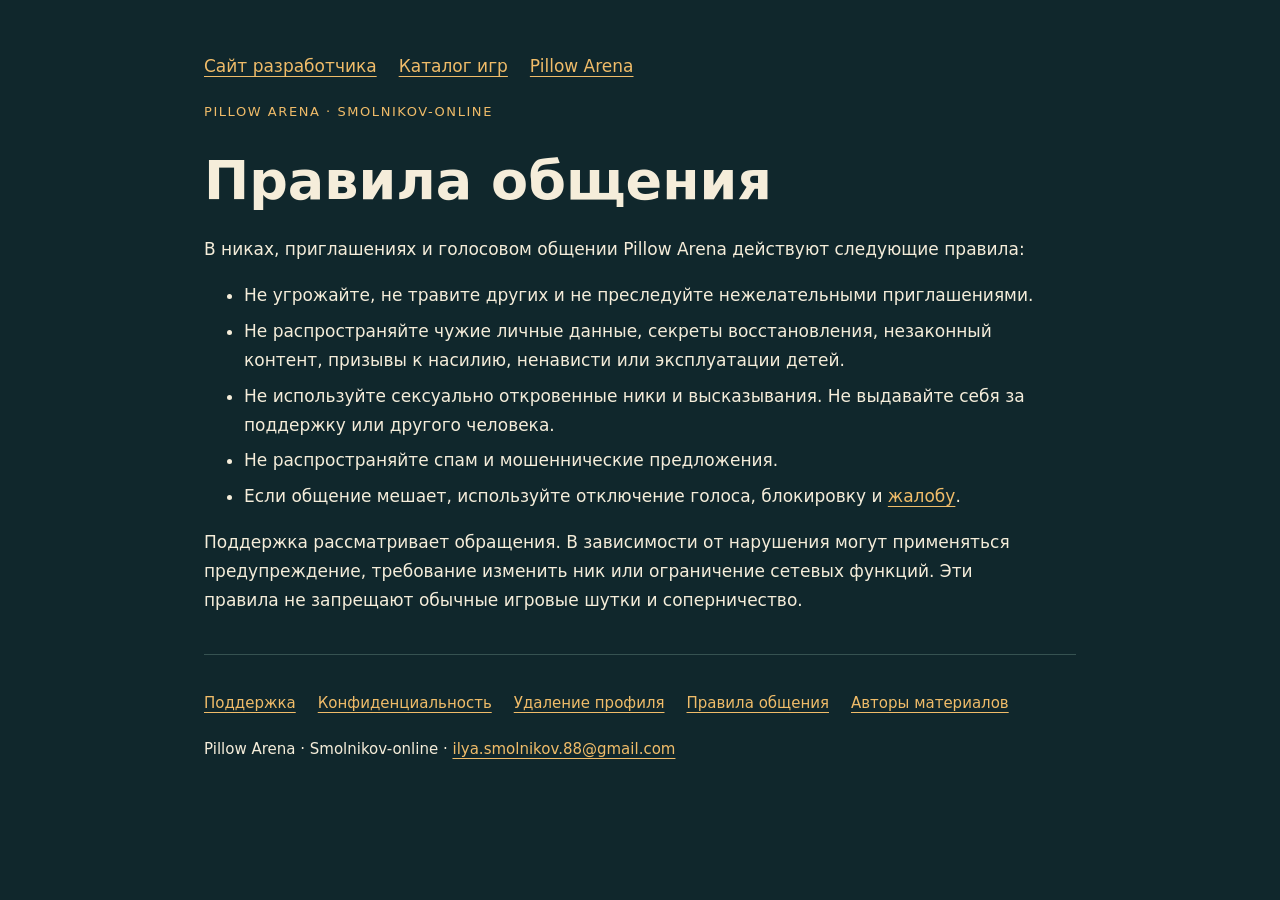
<file: games/pillow-arena/rules/index.html>
<!doctype html>
<html lang="ru"><head><meta charset="utf-8"><meta name="viewport" content="width=device-width,initial-scale=1">
<title>Правила общения — Pillow Arena</title><meta name="description" content="Правила общения, блокировка и жалобы в Pillow Arena.">
<link rel="canonical" href="https://ilya-88.github.io/games/pillow-arena/rules/"><link rel="stylesheet" href="/games/pillow-arena/site.css"></head>
<body><main><nav aria-label="Навигация сайта"><a href="/">Сайт разработчика</a><a href="/games/">Каталог игр</a><a href="/games/pillow-arena/">Pillow Arena</a></nav>
<p class="eyebrow">PILLOW ARENA · SMOLNIKOV-ONLINE</p><h1>Правила общения</h1>
<p>В никах, приглашениях и голосовом общении Pillow Arena действуют следующие правила:</p><ul><li>Не угрожайте, не травите других и не преследуйте нежелательными приглашениями.</li><li>Не распространяйте чужие личные данные, секреты восстановления, незаконный контент, призывы к насилию, ненависти или эксплуатации детей.</li><li>Не используйте сексуально откровенные ники и высказывания. Не выдавайте себя за поддержку или другого человека.</li><li>Не распространяйте спам и мошеннические предложения.</li><li>Если общение мешает, используйте отключение голоса, блокировку и <a href="/games/pillow-arena/report-player/">жалобу</a>.</li></ul><p>Поддержка рассматривает обращения. В зависимости от нарушения могут применяться предупреждение, требование изменить ник или ограничение сетевых функций. Эти правила не запрещают обычные игровые шутки и соперничество.</p>
<footer><nav aria-label="Информация об игре"><a href="/games/pillow-arena/support/">Поддержка</a><a href="/games/pillow-arena/privacy/">Конфиденциальность</a><a href="/games/pillow-arena/delete-account/">Удаление профиля</a><a href="/games/pillow-arena/rules/">Правила общения</a><a href="/games/pillow-arena/credits/">Авторы материалов</a></nav>
<p>Pillow Arena · Smolnikov-online · <a href="mailto:ilya.smolnikov.88@gmail.com">ilya.smolnikov.88@gmail.com</a></p></footer></main></body></html>
</file>
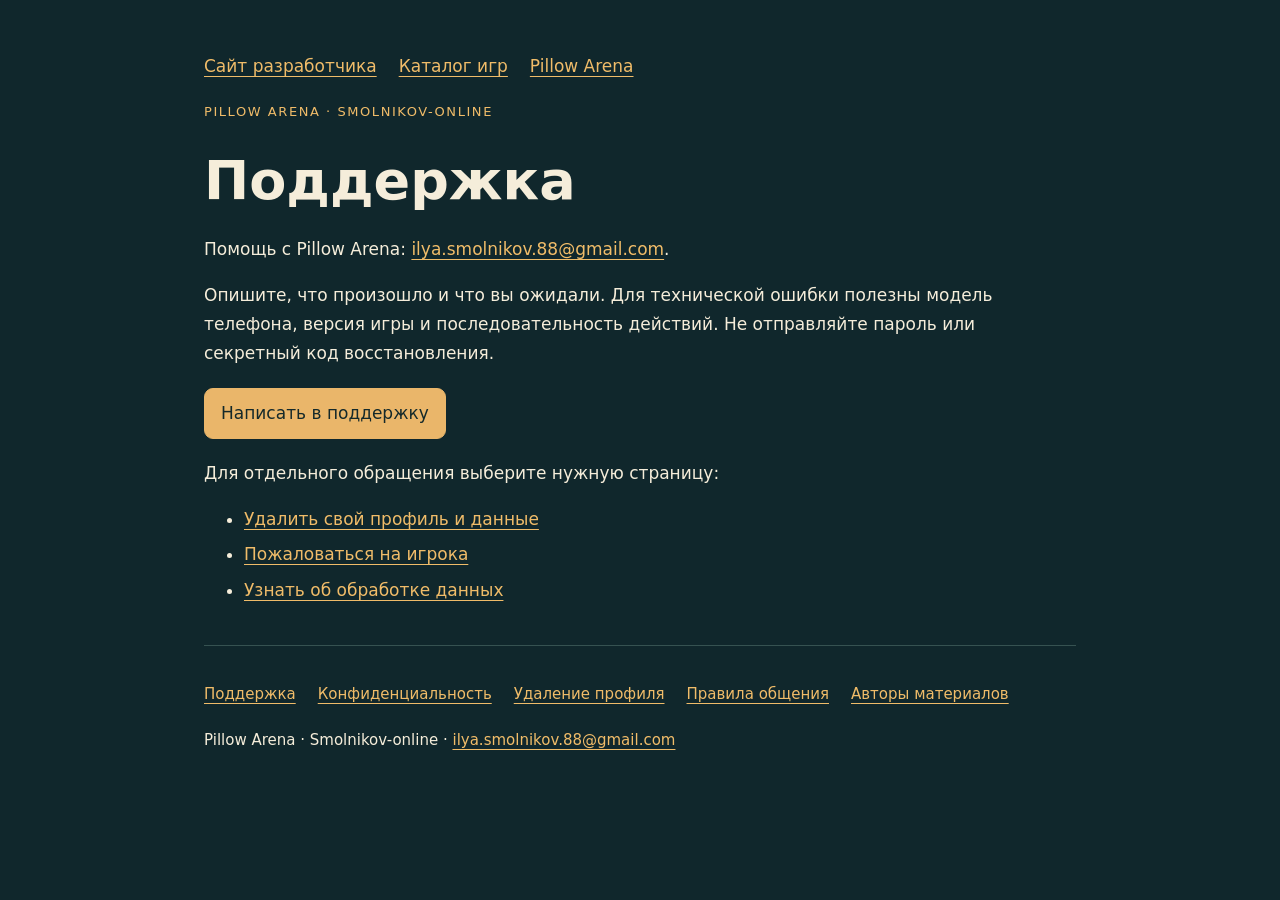
<file: games/pillow-arena/support/index.html>
<!doctype html>
<html lang="ru"><head><meta charset="utf-8"><meta name="viewport" content="width=device-width,initial-scale=1">
<title>Поддержка — Pillow Arena</title><meta name="description" content="Как обратиться за помощью по Pillow Arena.">
<link rel="canonical" href="https://ilya-88.github.io/games/pillow-arena/support/"><link rel="stylesheet" href="/games/pillow-arena/site.css"></head>
<body><main><nav aria-label="Навигация сайта"><a href="/">Сайт разработчика</a><a href="/games/">Каталог игр</a><a href="/games/pillow-arena/">Pillow Arena</a></nav>
<p class="eyebrow">PILLOW ARENA · SMOLNIKOV-ONLINE</p><h1>Поддержка</h1>
<p>Помощь с Pillow Arena: <a href="mailto:ilya.smolnikov.88@gmail.com?subject=Pillow%20Arena%3A%20Support">ilya.smolnikov.88@gmail.com</a>.</p>
<p>Опишите, что произошло и что вы ожидали. Для технической ошибки полезны модель телефона, версия игры и последовательность действий. Не отправляйте пароль или секретный код восстановления.</p>
<p class="actions"><a class="button primary" href="mailto:ilya.smolnikov.88@gmail.com?subject=Pillow%20Arena%3A%20Support">Написать в поддержку</a></p>
<p>Для отдельного обращения выберите нужную страницу:</p><ul><li><a href="/games/pillow-arena/delete-account/">Удалить свой профиль и данные</a></li><li><a href="/games/pillow-arena/report-player/">Пожаловаться на игрока</a></li><li><a href="/games/pillow-arena/privacy/">Узнать об обработке данных</a></li></ul>
<footer><nav aria-label="Информация об игре"><a href="/games/pillow-arena/support/">Поддержка</a><a href="/games/pillow-arena/privacy/">Конфиденциальность</a><a href="/games/pillow-arena/delete-account/">Удаление профиля</a><a href="/games/pillow-arena/rules/">Правила общения</a><a href="/games/pillow-arena/credits/">Авторы материалов</a></nav>
<p>Pillow Arena · Smolnikov-online · <a href="mailto:ilya.smolnikov.88@gmail.com">ilya.smolnikov.88@gmail.com</a></p></footer></main></body></html>
</file>
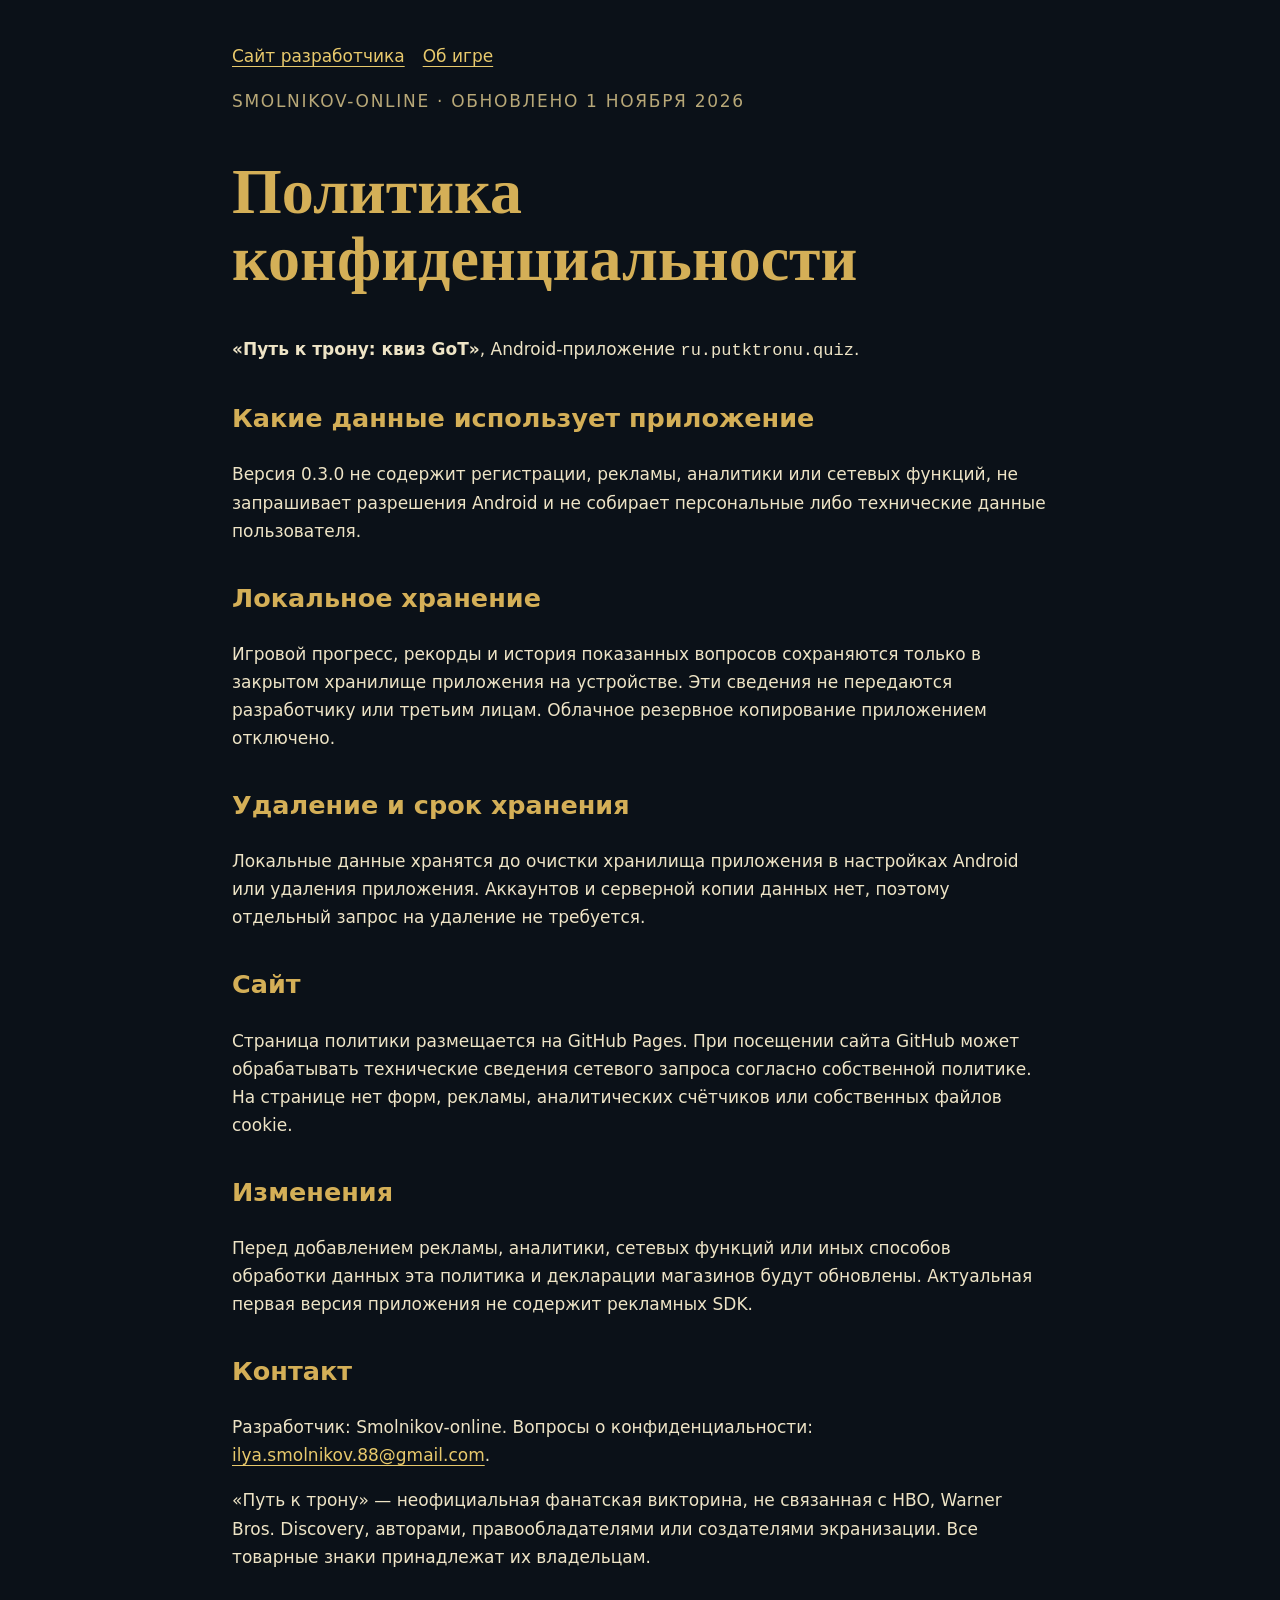
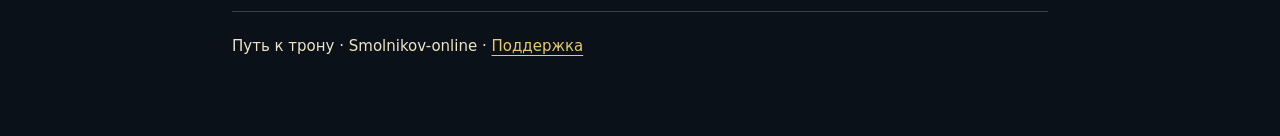
<file: games/put-k-tronu/privacy/index.html>
<!doctype html>
<html lang="ru"><head><meta charset="utf-8"><meta name="viewport" content="width=device-width,initial-scale=1">
<title>Политика конфиденциальности — Путь к трону</title><meta name="description" content="Политика конфиденциальности Android-игры Путь к трону.">
<link rel="canonical" href="https://ilya-88.github.io/games/put-k-tronu/privacy/"><link rel="stylesheet" href="../site.css"></head>
<body><main><nav><a href="/">Сайт разработчика</a><a href="/games/put-k-tronu/">Об игре</a></nav>
<p class="eyebrow">SMOLNIKOV-ONLINE · ОБНОВЛЕНО 1 НОЯБРЯ 2026</p><h1>Политика конфиденциальности</h1>
<p><strong>«Путь к трону: квиз GoT»</strong>, Android-приложение <code>ru.putktronu.quiz</code>.</p>
<h2>Какие данные использует приложение</h2><p>Версия 0.3.0 не содержит регистрации, рекламы, аналитики или сетевых функций, не запрашивает разрешения Android и не собирает персональные либо технические данные пользователя.</p>
<h2>Локальное хранение</h2><p>Игровой прогресс, рекорды и история показанных вопросов сохраняются только в закрытом хранилище приложения на устройстве. Эти сведения не передаются разработчику или третьим лицам. Облачное резервное копирование приложением отключено.</p>
<h2>Удаление и срок хранения</h2><p>Локальные данные хранятся до очистки хранилища приложения в настройках Android или удаления приложения. Аккаунтов и серверной копии данных нет, поэтому отдельный запрос на удаление не требуется.</p>
<h2>Сайт</h2><p>Страница политики размещается на GitHub Pages. При посещении сайта GitHub может обрабатывать технические сведения сетевого запроса согласно собственной политике. На странице нет форм, рекламы, аналитических счётчиков или собственных файлов cookie.</p>
<h2>Изменения</h2><p>Перед добавлением рекламы, аналитики, сетевых функций или иных способов обработки данных эта политика и декларации магазинов будут обновлены. Актуальная первая версия приложения не содержит рекламных SDK.</p>
<h2>Контакт</h2><p>Разработчик: Smolnikov-online. Вопросы о конфиденциальности: <a href="mailto:ilya.smolnikov.88@gmail.com">ilya.smolnikov.88@gmail.com</a>.</p>
<p>«Путь к трону» — неофициальная фанатская викторина, не связанная с HBO, Warner Bros. Discovery, авторами, правообладателями или создателями экранизации. Все товарные знаки принадлежат их владельцам.</p>
<footer>Путь к трону · Smolnikov-online · <a href="mailto:ilya.smolnikov.88@gmail.com">Поддержка</a></footer></main></body></html>
</file>
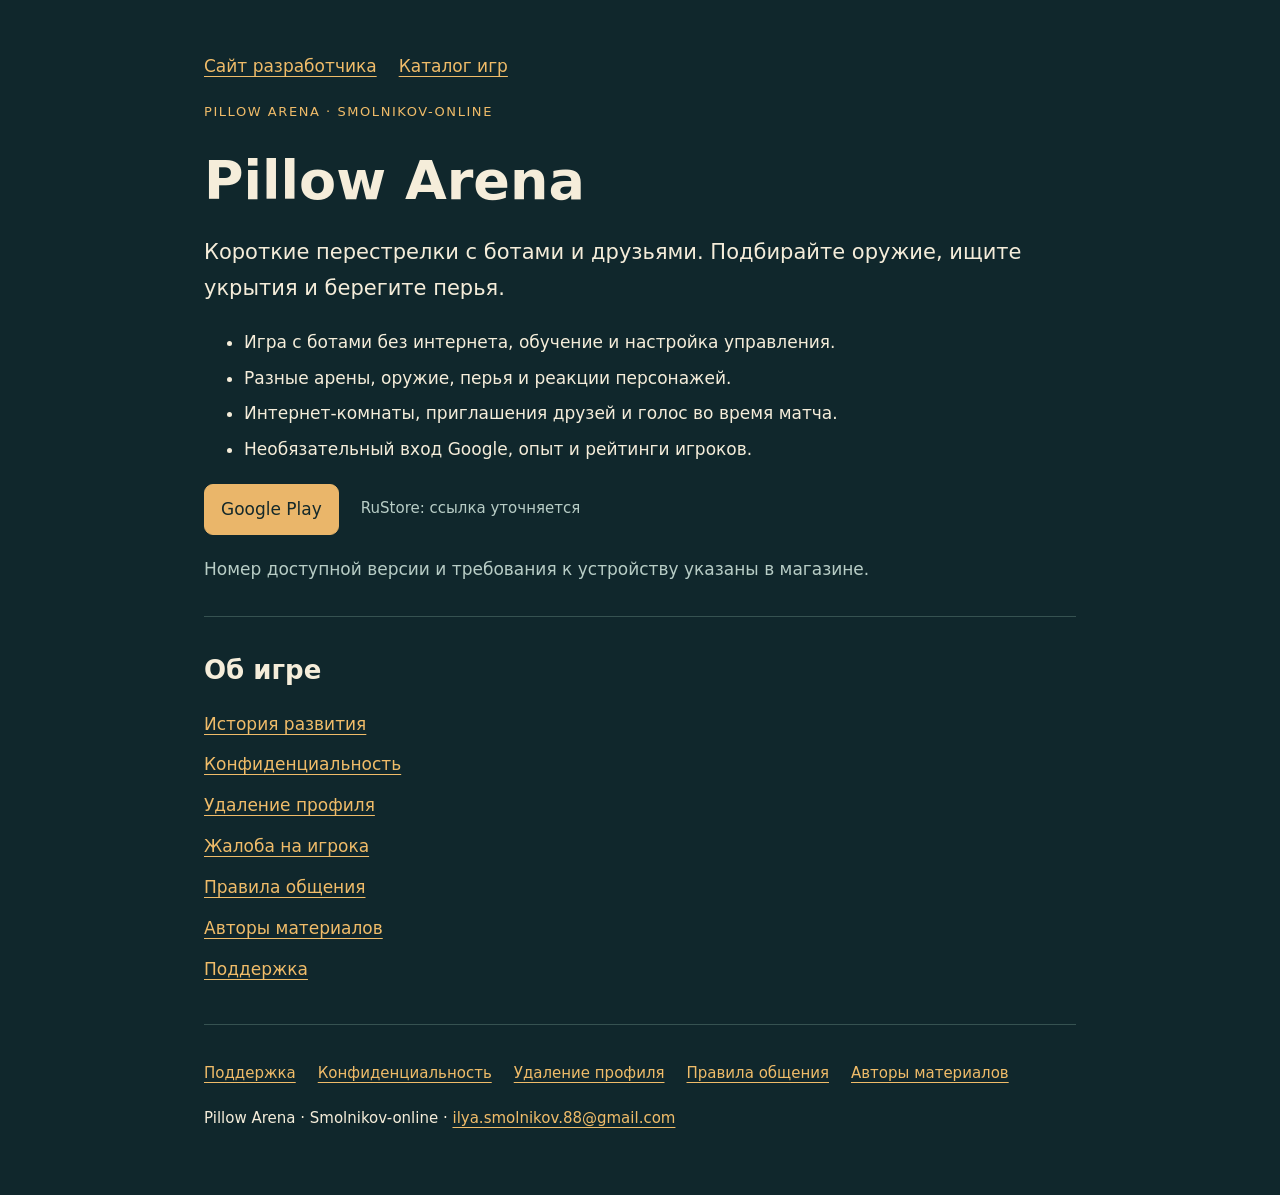
<file: pillow-arena.html>
<!doctype html><html lang="ru"><head><meta charset="utf-8"><meta name="viewport" content="width=device-width,initial-scale=1"><title>Pillow Arena — страница переехала</title><link rel="canonical" href="https://ilya-88.github.io/games/pillow-arena/"></head><body><main><h1>Pillow Arena</h1><p>Актуальные страницы игры:</p><ul><li><a href="/games/pillow-arena/">Об игре</a></li><li><a href="/games/pillow-arena/privacy/">Политика конфиденциальности</a></li><li><a href="/games/pillow-arena/delete-account/">Удаление профиля</a></li><li><a href="/games/pillow-arena/support/">Поддержка</a></li><li><a href="/games/pillow-arena/report-player/">Жалоба на игрока</a></li></ul></main><script>const routes={"#privacy":"privacy/","#privacy-dev046":"privacy/#privacy-dev046","#delete-account":"delete-account/","#report-player":"report-player/","#community-rules":"rules/","#credits":"credits/"};const parts=(routes[location.hash]||"").split("#");location.replace("/games/pillow-arena/"+parts[0]+location.search+(parts[1]?"#"+parts[1]:""));</script></body></html>
</file>
<file: games/pillow-arena/site.css>
:root{color-scheme:dark}*{box-sizing:border-box}body{margin:0;background:#10272c;color:#f5edda;font:17px/1.7 system-ui,sans-serif}main{max-width:920px;margin:auto;padding:32px 24px 48px}h1{font-size:clamp(32px,7vw,54px);line-height:1.12;margin:28px 0 24px}h2{font-size:26px;line-height:1.3}h3{font-size:21px;margin-top:30px}a{color:#f0bc69;text-underline-offset:4px}.eyebrow{color:#f0bc69;letter-spacing:.12em;font-size:13px}.muted,small{color:#b8cdc6}.lead{font-size:21px}nav,.actions{display:flex;align-items:center;gap:12px 22px;flex-wrap:wrap;margin:20px 0}.page-links{align-items:flex-start;flex-direction:column;gap:12px}section{border-top:1px solid #365251;margin-top:32px;padding-top:16px;scroll-margin-top:20px}.button{font:inherit;display:inline-block;border:1px solid #58706f;border-radius:9px;padding:10px 16px;background:#24484a;color:#fff4dd;text-decoration:none;max-width:100%}.primary{background:#eab66a;color:#14292a;border-color:#eab66a}a:focus-visible{outline:3px solid #f0bc69;outline-offset:3px}footer{border-top:1px solid #365251;margin-top:40px;padding-top:16px;font-size:15px}p,li{max-width:76ch}code{overflow-wrap:anywhere;font-size:.9em}li{margin:.4em 0}.store-status{font-size:15px}@media(max-width:480px){main{padding:20px 18px 36px}nav{gap:10px 18px}.eyebrow{letter-spacing:.06em}.lead{font-size:19px}}
</file>
<file: games/put-k-tronu/site.css>
:root{color-scheme:dark}*{box-sizing:border-box}body{margin:0;background:#0b1118;color:#eee4c6;font:17px/1.65 system-ui,sans-serif}main{max-width:860px;margin:auto;padding:42px 22px 80px}a{color:#e8c96c;text-underline-offset:4px}nav{display:flex;gap:18px;flex-wrap:wrap}.eyebrow{color:#b8a878;letter-spacing:.1em}h1{font:700 clamp(38px,8vw,64px)/1.05 Georgia,serif;color:#d4af57}h2{color:#d4af57;margin-top:32px}.lead{font-size:21px}.card{background:#111b25;border:1px solid #4f4934;border-radius:16px;padding:22px;margin:26px 0}footer{border-top:1px solid #34404c;margin-top:40px;padding-top:22px;font-size:15px}a:focus-visible{outline:3px solid #e8c96c;outline-offset:4px}
</file>
